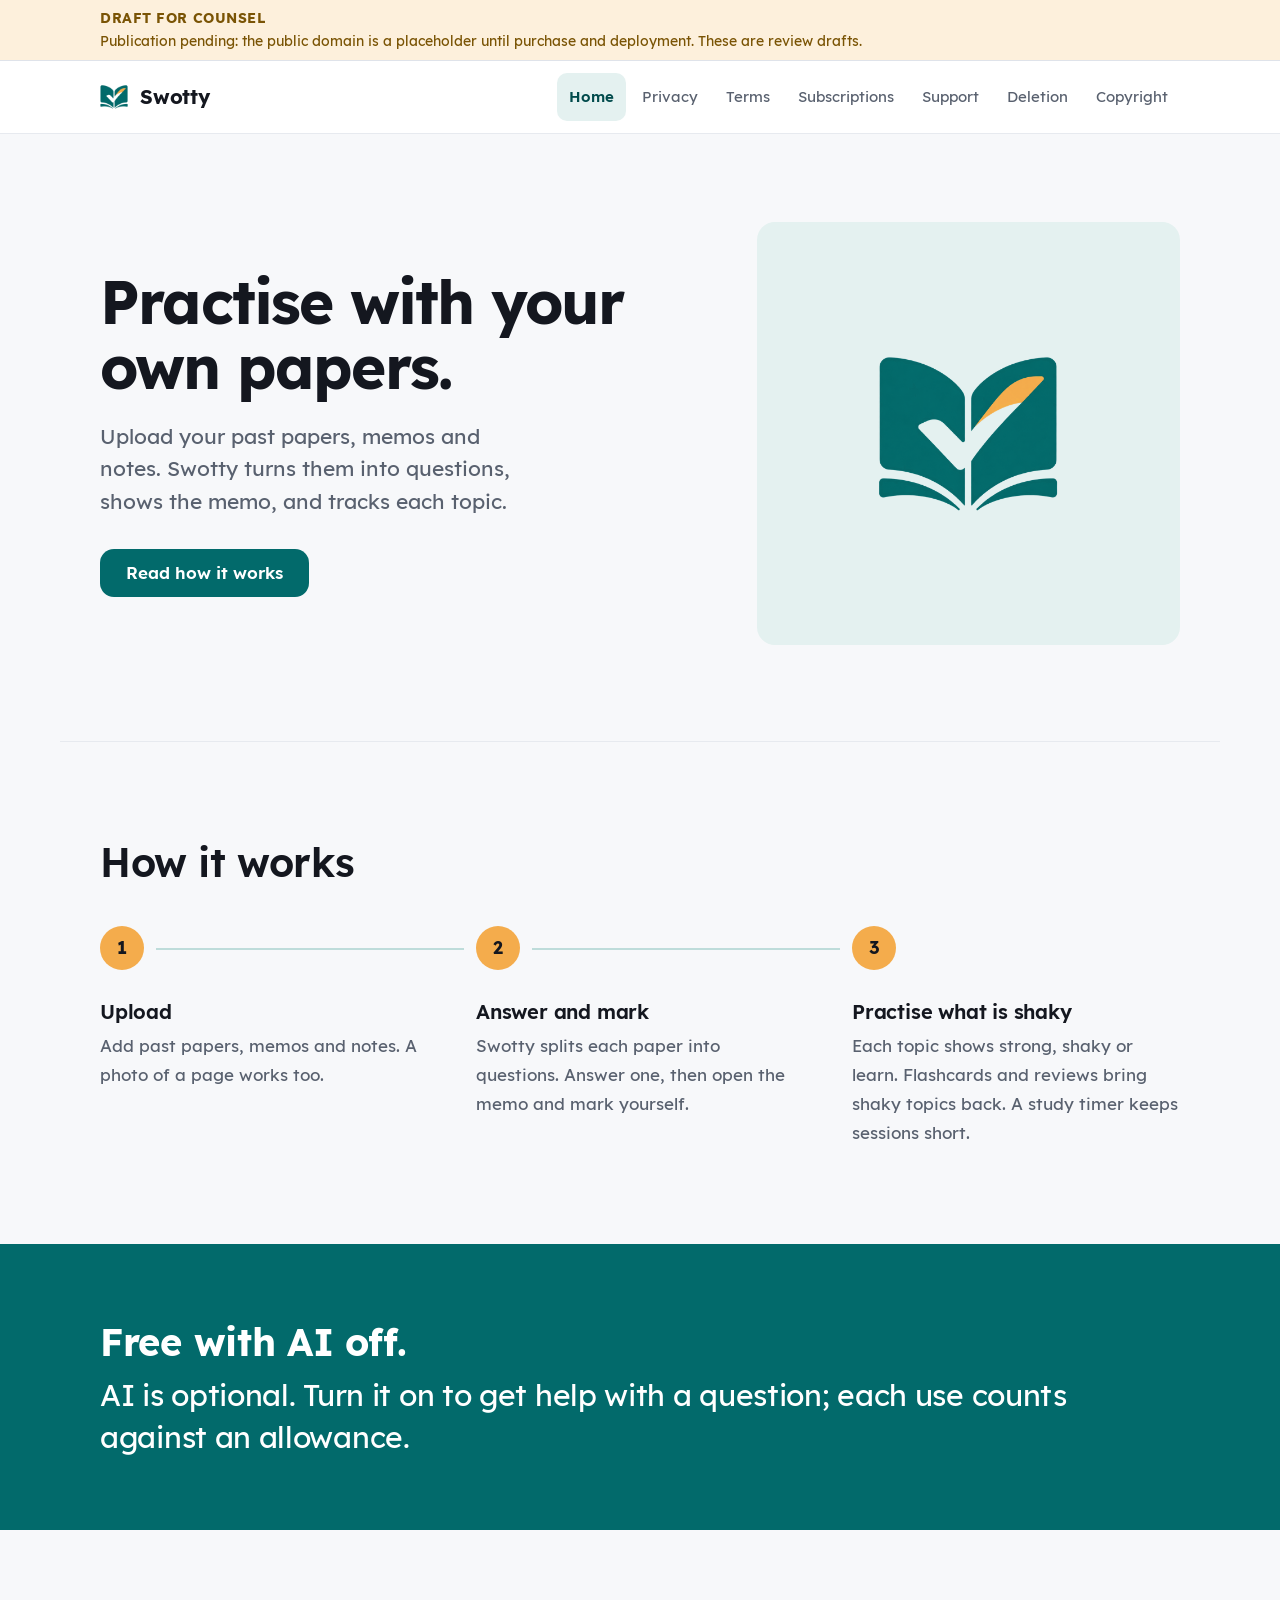
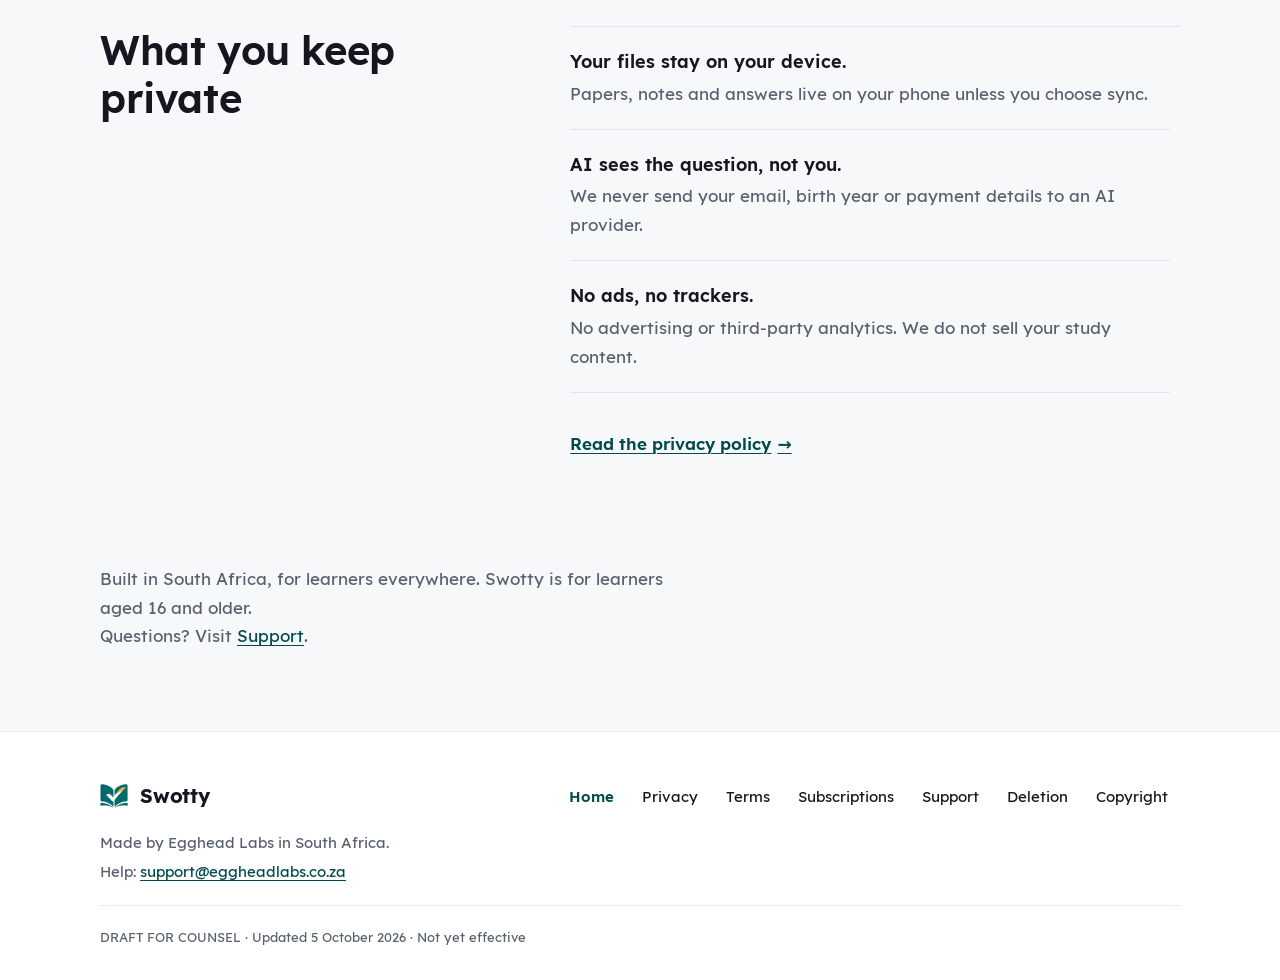
<file: index.html>
<!doctype html>
<html lang="en"><head><meta charset="utf-8"><meta name="viewport" content="width=device-width, initial-scale=1">
<title>Practise with your own papers | Swotty</title><meta name="description" content="Swotty public information — DRAFT FOR COUNSEL.">
<meta name="theme-color" content="#026A6B">
<link rel="icon" type="image/png" href="logo.png"><link rel="icon" type="image/png" sizes="512x512" href="icon-512.png"><link rel="apple-touch-icon" href="apple-touch-icon.png">
<link rel="preload" href="fonts/Lexend-Regular.ttf" as="font" type="font/ttf" crossorigin>
<link rel="stylesheet" href="style.css"></head><body class="landing">
<a class="skip-link" href="#content">Skip to content</a>
<div class="status-bar"><div class="draft-banner" role="status">DRAFT FOR COUNSEL</div><p class="publication-note">Publication pending: the public domain is a placeholder until purchase and deployment. These are review drafts.</p></div>
<header class="site-header"><div class="header-inner"><a class="logo" href="index.html"><img src="logo.png" width="44" height="44" alt=""><span>Swotty</span></a><nav class="main-nav" aria-label="Main navigation"><a href="index.html" aria-current="page">Home</a><a href="privacy/">Privacy</a><a href="terms/">Terms</a><a href="subscriptions.html">Subscriptions</a><a href="support.html">Support</a><a href="deletion.html">Deletion</a><a href="takedown.html">Copyright</a></nav></div></header>
<main id="content" tabindex="-1"><section class="hero"><div class="hero-copy"><h1>Practise with your own papers.</h1><p class="hero-sub">Upload your past papers, memos and notes. Swotty turns them into questions, shows the memo, and tracks each topic.</p><a class="button" href="#how-it-works">Read how it works</a></div><div class="hero-mark" aria-hidden="true"><img src="logo.png" width="320" height="320" alt=""></div></section><section class="steps" id="how-it-works" aria-labelledby="how-title"><h2 id="how-title">How it works</h2><ol class="step-list"><li><span class="step-num" aria-hidden="true">1</span><h3>Upload</h3><p>Add past papers, memos and notes. A photo of a page works too.</p></li><li><span class="step-num" aria-hidden="true">2</span><h3>Answer and mark</h3><p>Swotty splits each paper into questions. Answer one, then open the memo and mark yourself.</p></li><li><span class="step-num" aria-hidden="true">3</span><h3>Practise what is shaky</h3><p>Each topic shows strong, shaky or learn. Flashcards and reviews bring shaky topics back. A study timer keeps sessions short.</p></li></ol></section><section class="free"><p class="free-line"><strong>Free with AI off.</strong> AI is optional. Turn it on to get help with a question; each use counts against an allowance.</p></section><section class="private" aria-labelledby="private-title"><div class="private-inner"><h2 id="private-title">What you keep private</h2><ul><li><strong>Your files stay on your device.</strong> Papers, notes and answers live on your phone unless you choose sync.</li><li><strong>AI sees the question, not you.</strong> We never send your email, birth year or payment details to an AI provider.</li><li><strong>No ads, no trackers.</strong> No advertising or third-party analytics. We do not sell your study content.</li></ul><a class="text-link" href="privacy/">Read the privacy policy</a></div></section><section class="closing"><p>Built in South Africa, for learners everywhere. Swotty is for learners aged 16 and older.</p><p>Questions? Visit <a href="support.html">Support</a>.</p></section></main>
<footer class="site-footer"><div class="footer-inner"><div class="footer-brand"><a class="logo" href="index.html"><img src="logo.png" width="44" height="44" alt=""><span>Swotty</span></a><p>Made by Egghead Labs in South Africa.</p><p>Help: <a href="mailto:support@eggheadlabs.co.za?subject=Swotty%20support%20%E2%80%94%20Egghead%20Labs&amp;body=">support@eggheadlabs.co.za</a></p></div><nav aria-label="Footer navigation"><a href="index.html" aria-current="page">Home</a><a href="privacy/">Privacy</a><a href="terms/">Terms</a><a href="subscriptions.html">Subscriptions</a><a href="support.html">Support</a><a href="deletion.html">Deletion</a><a href="takedown.html">Copyright</a></nav><small>DRAFT FOR COUNSEL · Updated 5 October 2026 · Not yet effective</small></div></footer>
</body></html>
</file>
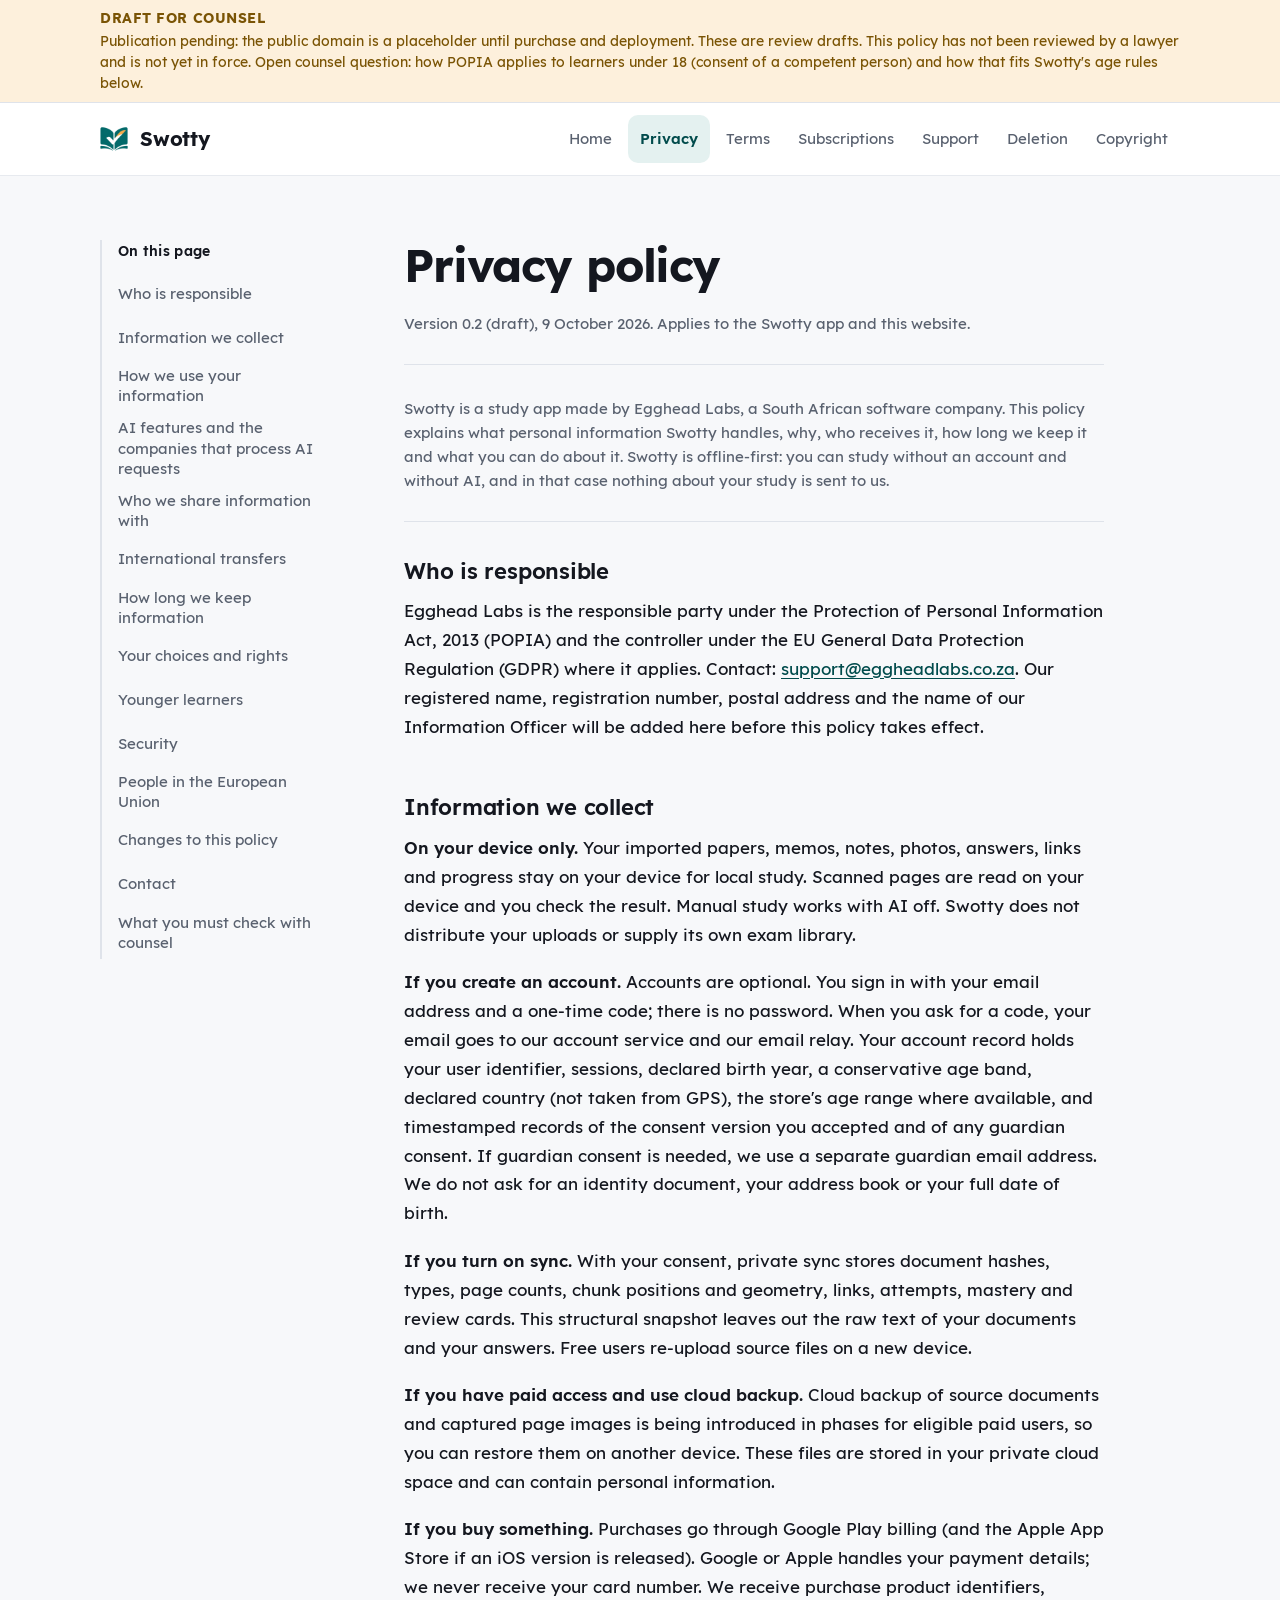
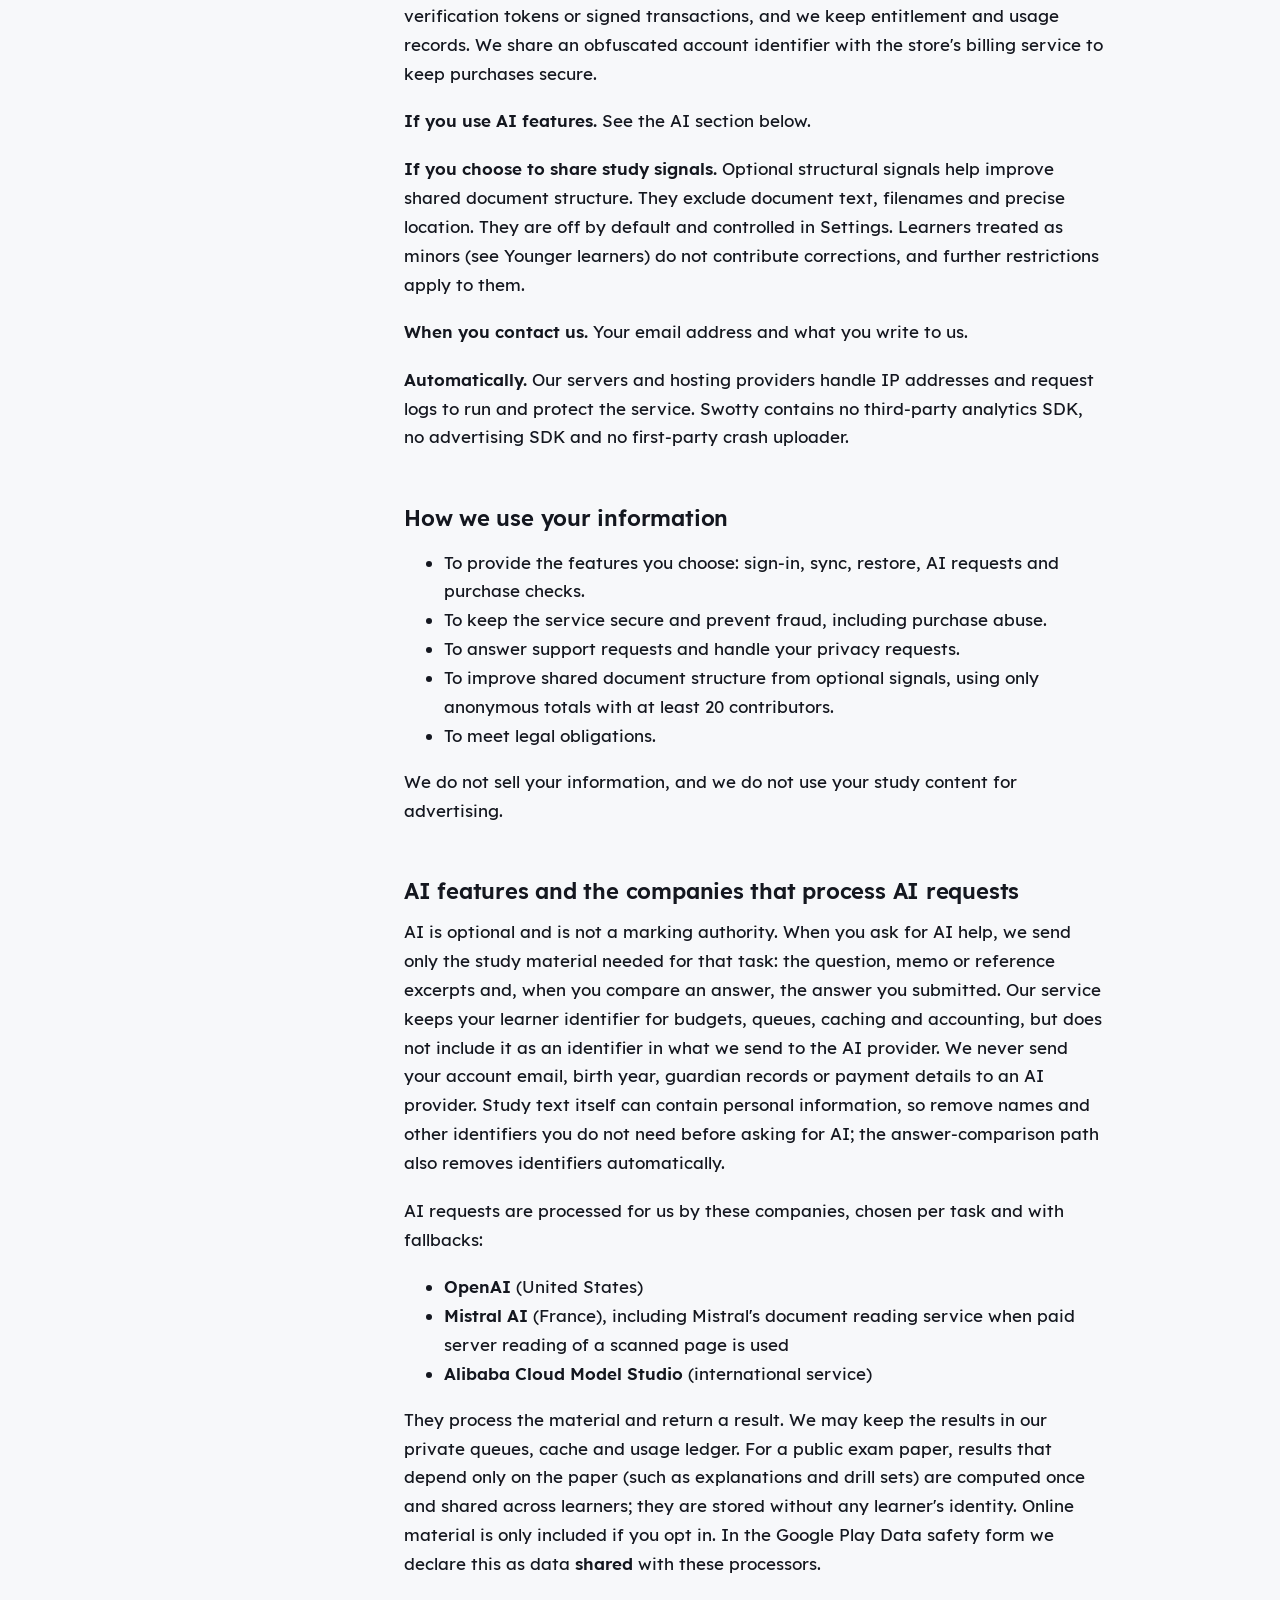
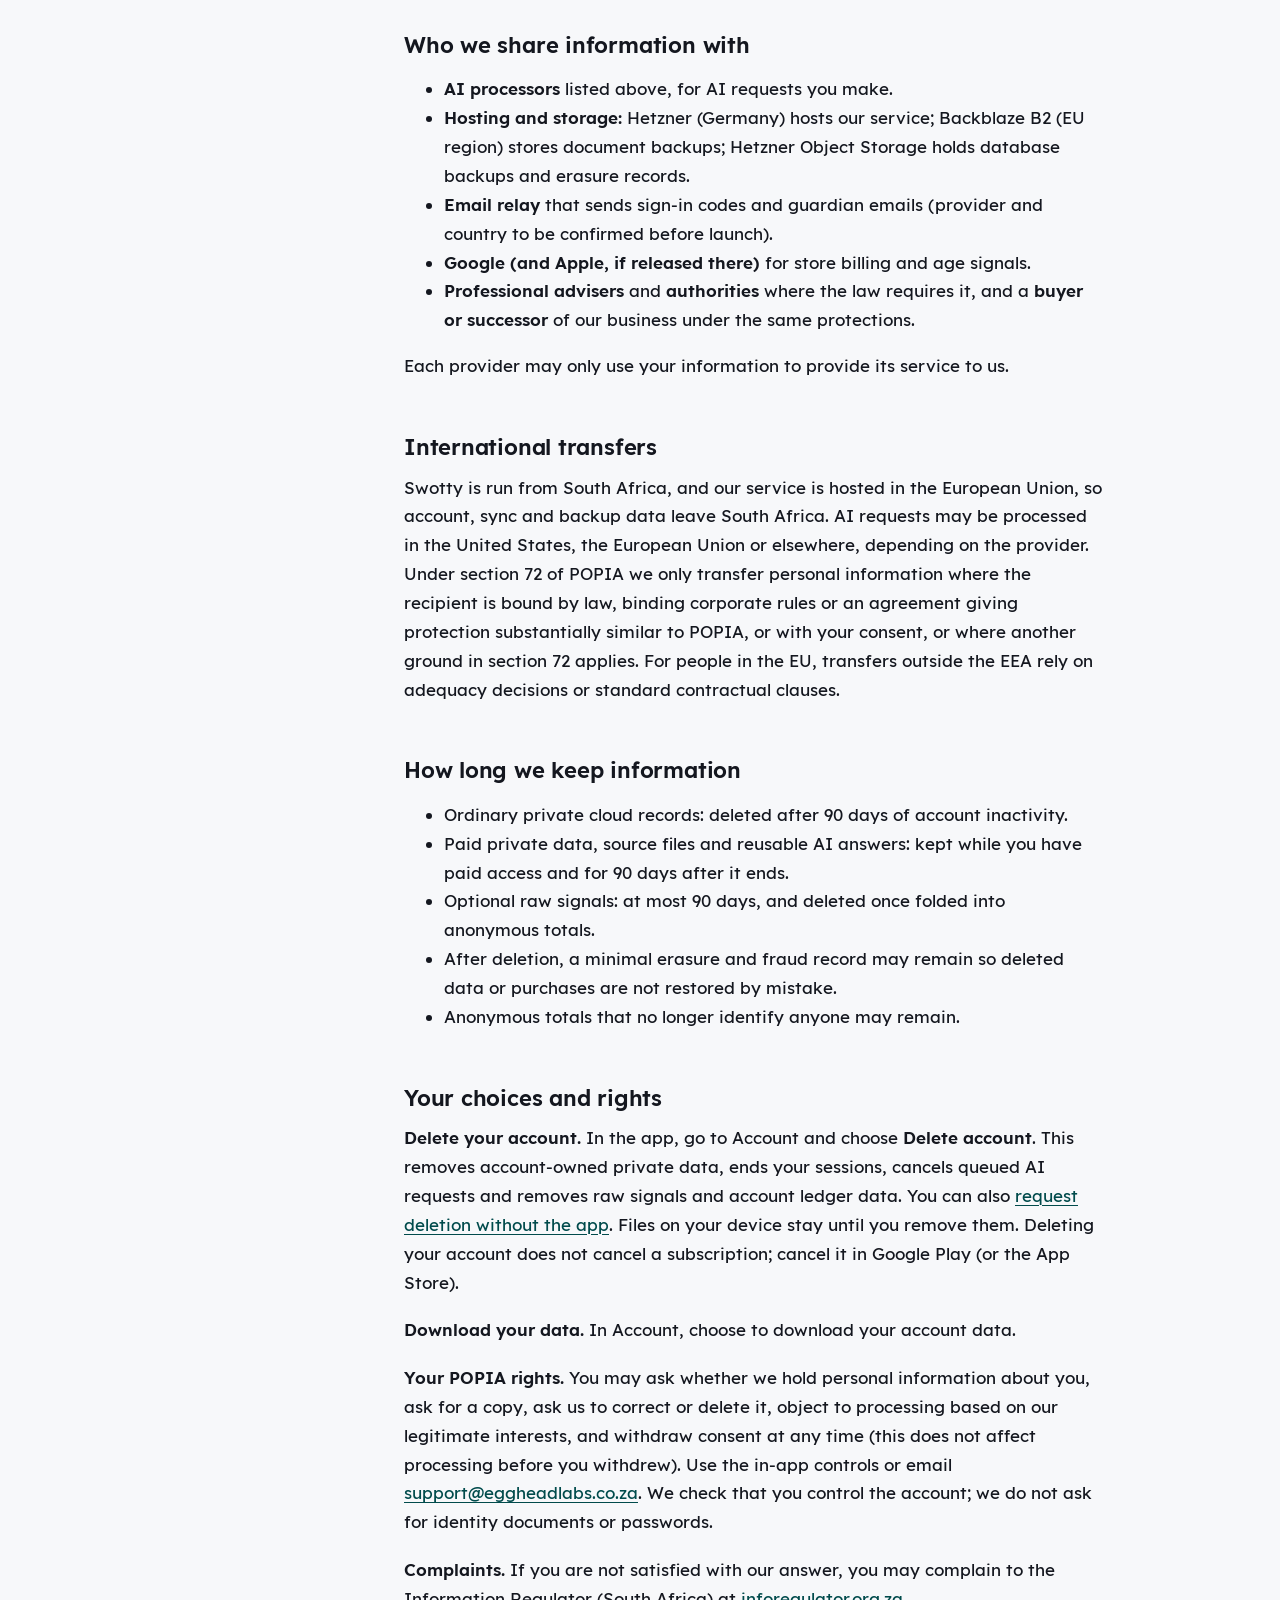
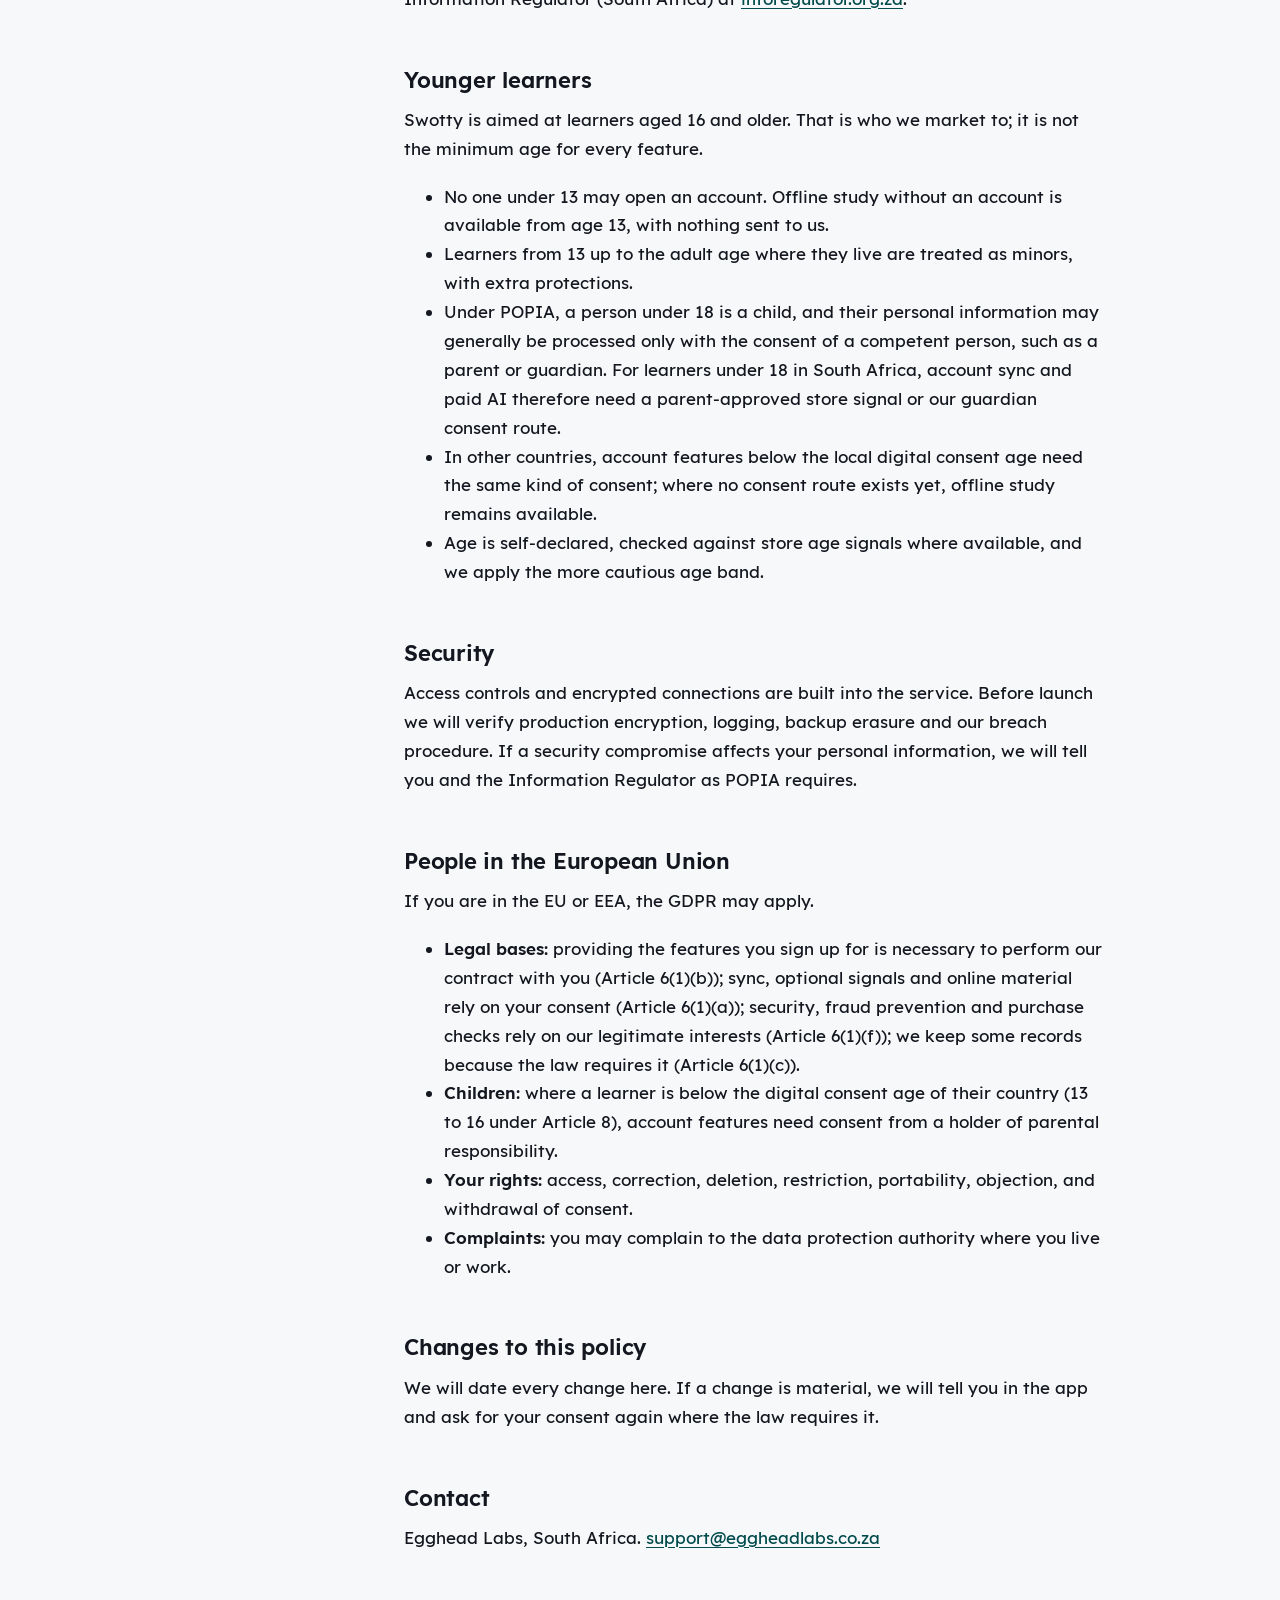
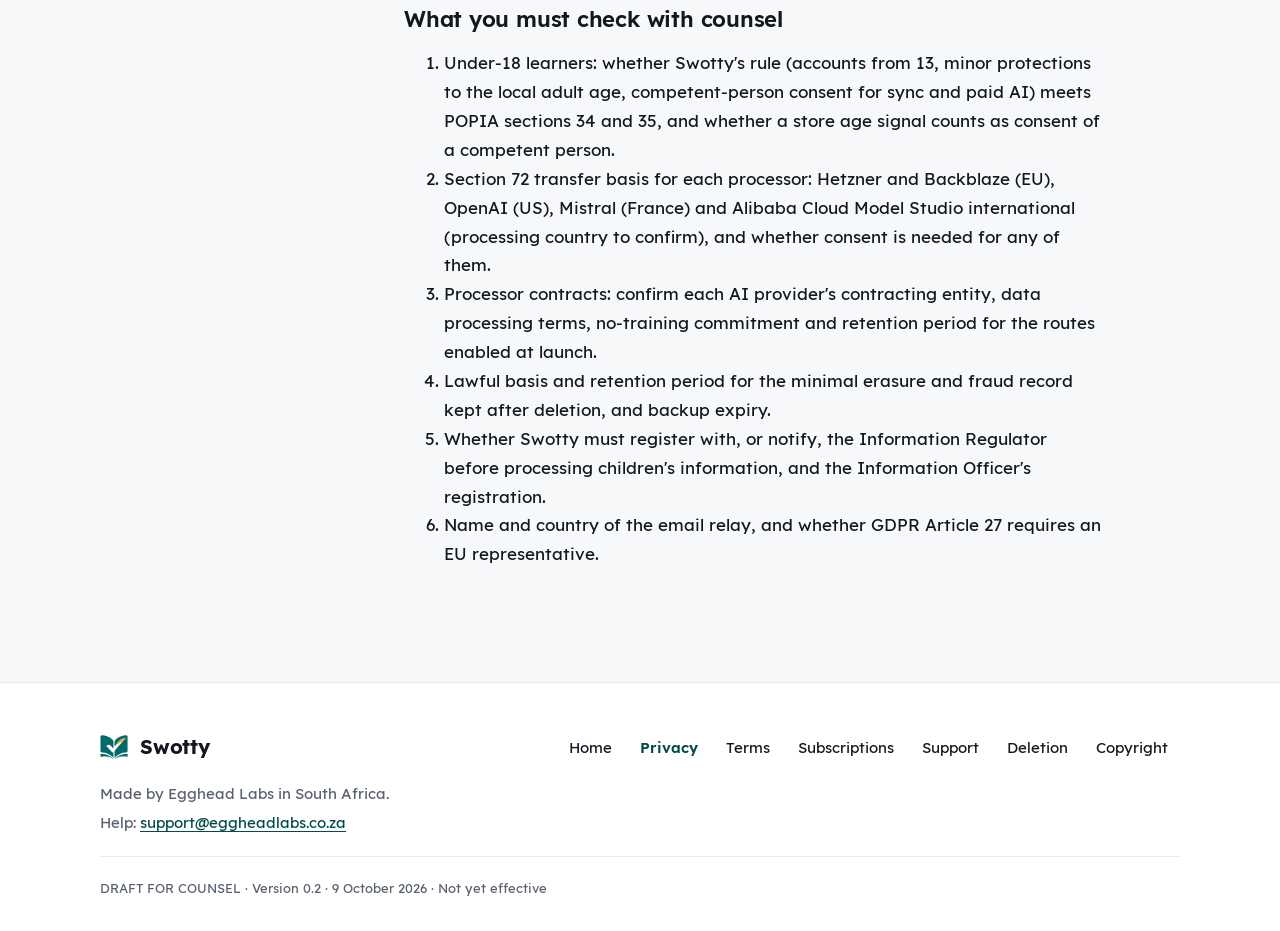
<file: privacy/index.html>
<!doctype html>
<html lang="en"><head><meta charset="utf-8"><meta name="viewport" content="width=device-width, initial-scale=1">
<title>Privacy policy | Swotty</title><meta name="description" content="Swotty privacy policy: DRAFT FOR COUNSEL.">
<meta name="theme-color" content="#026A6B">
<link rel="icon" type="image/png" href="../logo.png"><link rel="icon" type="image/png" sizes="512x512" href="../icon-512.png"><link rel="apple-touch-icon" href="../apple-touch-icon.png">
<link rel="preload" href="../fonts/Lexend-Regular.ttf" as="font" type="font/ttf" crossorigin>
<link rel="stylesheet" href="../style.css"></head><body class="legal">
<a class="skip-link" href="#content">Skip to content</a>
<div class="status-bar"><div class="draft-banner" role="status">DRAFT FOR COUNSEL</div><p class="publication-note">Publication pending: the public domain is a placeholder until purchase and deployment. These are review drafts. This policy has not been reviewed by a lawyer and is not yet in force. Open counsel question: how POPIA applies to learners under 18 (consent of a competent person) and how that fits Swotty's age rules below.</p></div>
<header class="site-header"><div class="header-inner"><a class="logo" href="../index.html"><img src="../logo.png" width="44" height="44" alt=""><span>Swotty</span></a><nav class="main-nav" aria-label="Main navigation"><a href="../index.html">Home</a><a href="./" aria-current="page">Privacy</a><a href="../terms/">Terms</a><a href="../subscriptions.html">Subscriptions</a><a href="../support.html">Support</a><a href="../deletion.html">Deletion</a><a href="../takedown.html">Copyright</a></nav></div></header>
<main id="content" tabindex="-1"><div class="doc"><div class="doc-head prose"><h1>Privacy policy</h1><p>Version 0.2 (draft), 9 October 2026. Applies to the Swotty app and this website.</p><p>Swotty is a study app made by Egghead Labs, a South African software company. This policy explains what personal information Swotty handles, why, who receives it, how long we keep it and what you can do about it. Swotty is offline-first: you can study without an account and without AI, and in that case nothing about your study is sent to us.</p></div><aside class="toc" aria-label="On this page"><p class="toc-title">On this page</p><ol><li><a href="#who-is-responsible">Who is responsible</a></li><li><a href="#information-we-collect">Information we collect</a></li><li><a href="#how-we-use-your-information">How we use your information</a></li><li><a href="#ai-features-and-the-companies-that-process-ai-requests">AI features and the companies that process AI requests</a></li><li><a href="#who-we-share-information-with">Who we share information with</a></li><li><a href="#international-transfers">International transfers</a></li><li><a href="#how-long-we-keep-information">How long we keep information</a></li><li><a href="#your-choices-and-rights">Your choices and rights</a></li><li><a href="#younger-learners">Younger learners</a></li><li><a href="#security">Security</a></li><li><a href="#people-in-the-european-union">People in the European Union</a></li><li><a href="#changes-to-this-policy">Changes to this policy</a></li><li><a href="#contact">Contact</a></li><li><a href="#what-you-must-check-with-counsel">What you must check with counsel</a></li></ol></aside><article class="prose">
<h2 id="who-is-responsible">Who is responsible</h2>
<p>Egghead Labs is the responsible party under the Protection of Personal Information Act, 2013 (POPIA) and the controller under the EU General Data Protection Regulation (GDPR) where it applies. Contact: <a href="mailto:support@eggheadlabs.co.za">support@eggheadlabs.co.za</a>. Our registered name, registration number, postal address and the name of our Information Officer will be added here before this policy takes effect.</p>
<h2 id="information-we-collect">Information we collect</h2>
<p><strong>On your device only.</strong> Your imported papers, memos, notes, photos, answers, links and progress stay on your device for local study. Scanned pages are read on your device and you check the result. Manual study works with AI off. Swotty does not distribute your uploads or supply its own exam library.</p>
<p><strong>If you create an account.</strong> Accounts are optional. You sign in with your email address and a one-time code; there is no password. When you ask for a code, your email goes to our account service and our email relay. Your account record holds your user identifier, sessions, declared birth year, a conservative age band, declared country (not taken from GPS), the store's age range where available, and timestamped records of the consent version you accepted and of any guardian consent. If guardian consent is needed, we use a separate guardian email address. We do not ask for an identity document, your address book or your full date of birth.</p>
<p><strong>If you turn on sync.</strong> With your consent, private sync stores document hashes, types, page counts, chunk positions and geometry, links, attempts, mastery and review cards. This structural snapshot leaves out the raw text of your documents and your answers. Free users re-upload source files on a new device.</p>
<p><strong>If you have paid access and use cloud backup.</strong> Cloud backup of source documents and captured page images is being introduced in phases for eligible paid users, so you can restore them on another device. These files are stored in your private cloud space and can contain personal information.</p>
<p><strong>If you buy something.</strong> Purchases go through Google Play billing (and the Apple App Store if an iOS version is released). Google or Apple handles your payment details; we never receive your card number. We receive purchase product identifiers, verification tokens or signed transactions, and we keep entitlement and usage records. We share an obfuscated account identifier with the store's billing service to keep purchases secure.</p>
<p><strong>If you use AI features.</strong> See the AI section below.</p>
<p><strong>If you choose to share study signals.</strong> Optional structural signals help improve shared document structure. They exclude document text, filenames and precise location. They are off by default and controlled in Settings. Learners treated as minors (see Younger learners) do not contribute corrections, and further restrictions apply to them.</p>
<p><strong>When you contact us.</strong> Your email address and what you write to us.</p>
<p><strong>Automatically.</strong> Our servers and hosting providers handle IP addresses and request logs to run and protect the service. Swotty contains no third-party analytics SDK, no advertising SDK and no first-party crash uploader.</p>
<h2 id="how-we-use-your-information">How we use your information</h2>
<ul><li>To provide the features you choose: sign-in, sync, restore, AI requests and purchase checks.</li><li>To keep the service secure and prevent fraud, including purchase abuse.</li><li>To answer support requests and handle your privacy requests.</li><li>To improve shared document structure from optional signals, using only anonymous totals with at least 20 contributors.</li><li>To meet legal obligations.</li></ul>
<p>We do not sell your information, and we do not use your study content for advertising.</p>
<h2 id="ai-features-and-the-companies-that-process-ai-requests">AI features and the companies that process AI requests</h2>
<p>AI is optional and is not a marking authority. When you ask for AI help, we send only the study material needed for that task: the question, memo or reference excerpts and, when you compare an answer, the answer you submitted. Our service keeps your learner identifier for budgets, queues, caching and accounting, but does not include it as an identifier in what we send to the AI provider. We never send your account email, birth year, guardian records or payment details to an AI provider. Study text itself can contain personal information, so remove names and other identifiers you do not need before asking for AI; the answer-comparison path also removes identifiers automatically.</p>
<p>AI requests are processed for us by these companies, chosen per task and with fallbacks:</p>
<ul><li><strong>OpenAI</strong> (United States)</li><li><strong>Mistral AI</strong> (France), including Mistral's document reading service when paid server reading of a scanned page is used</li><li><strong>Alibaba Cloud Model Studio</strong> (international service)</li></ul>
<p>They process the material and return a result. We may keep the results in our private queues, cache and usage ledger. For a public exam paper, results that depend only on the paper (such as explanations and drill sets) are computed once and shared across learners; they are stored without any learner's identity. Online material is only included if you opt in. In the Google Play Data safety form we declare this as data <strong>shared</strong> with these processors.</p>
<h2 id="who-we-share-information-with">Who we share information with</h2>
<ul><li><strong>AI processors</strong> listed above, for AI requests you make.</li><li><strong>Hosting and storage:</strong> Hetzner (Germany) hosts our service; Backblaze B2 (EU region) stores document backups; Hetzner Object Storage holds database backups and erasure records.</li><li><strong>Email relay</strong> that sends sign-in codes and guardian emails (provider and country to be confirmed before launch).</li><li><strong>Google (and Apple, if released there)</strong> for store billing and age signals.</li><li><strong>Professional advisers</strong> and <strong>authorities</strong> where the law requires it, and a <strong>buyer or successor</strong> of our business under the same protections.</li></ul>
<p>Each provider may only use your information to provide its service to us.</p>
<h2 id="international-transfers">International transfers</h2>
<p>Swotty is run from South Africa, and our service is hosted in the European Union, so account, sync and backup data leave South Africa. AI requests may be processed in the United States, the European Union or elsewhere, depending on the provider. Under section 72 of POPIA we only transfer personal information where the recipient is bound by law, binding corporate rules or an agreement giving protection substantially similar to POPIA, or with your consent, or where another ground in section 72 applies. For people in the EU, transfers outside the EEA rely on adequacy decisions or standard contractual clauses.</p>
<h2 id="how-long-we-keep-information">How long we keep information</h2>
<ul><li>Ordinary private cloud records: deleted after 90 days of account inactivity.</li><li>Paid private data, source files and reusable AI answers: kept while you have paid access and for 90 days after it ends.</li><li>Optional raw signals: at most 90 days, and deleted once folded into anonymous totals.</li><li>After deletion, a minimal erasure and fraud record may remain so deleted data or purchases are not restored by mistake.</li><li>Anonymous totals that no longer identify anyone may remain.</li></ul>
<h2 id="your-choices-and-rights">Your choices and rights</h2>
<p><strong>Delete your account.</strong> In the app, go to Account and choose <strong>Delete account</strong>. This removes account-owned private data, ends your sessions, cancels queued AI requests and removes raw signals and account ledger data. You can also <a href="../deletion.html">request deletion without the app</a>. Files on your device stay until you remove them. Deleting your account does not cancel a subscription; cancel it in Google Play (or the App Store).</p>
<p><strong>Download your data.</strong> In Account, choose to download your account data.</p>
<p><strong>Your POPIA rights.</strong> You may ask whether we hold personal information about you, ask for a copy, ask us to correct or delete it, object to processing based on our legitimate interests, and withdraw consent at any time (this does not affect processing before you withdrew). Use the in-app controls or email <a href="mailto:support@eggheadlabs.co.za">support@eggheadlabs.co.za</a>. We check that you control the account; we do not ask for identity documents or passwords.</p>
<p><strong>Complaints.</strong> If you are not satisfied with our answer, you may complain to the Information Regulator (South Africa) at <a href="https://inforegulator.org.za/">inforegulator.org.za</a>.</p>
<h2 id="younger-learners">Younger learners</h2>
<p>Swotty is aimed at learners aged 16 and older. That is who we market to; it is not the minimum age for every feature.</p>
<ul><li>No one under 13 may open an account. Offline study without an account is available from age 13, with nothing sent to us.</li><li>Learners from 13 up to the adult age where they live are treated as minors, with extra protections.</li><li>Under POPIA, a person under 18 is a child, and their personal information may generally be processed only with the consent of a competent person, such as a parent or guardian. For learners under 18 in South Africa, account sync and paid AI therefore need a parent-approved store signal or our guardian consent route.</li><li>In other countries, account features below the local digital consent age need the same kind of consent; where no consent route exists yet, offline study remains available.</li><li>Age is self-declared, checked against store age signals where available, and we apply the more cautious age band.</li></ul>
<h2 id="security">Security</h2>
<p>Access controls and encrypted connections are built into the service. Before launch we will verify production encryption, logging, backup erasure and our breach procedure. If a security compromise affects your personal information, we will tell you and the Information Regulator as POPIA requires.</p>
<h2 id="people-in-the-european-union">People in the European Union</h2>
<p>If you are in the EU or EEA, the GDPR may apply.</p>
<ul><li><strong>Legal bases:</strong> providing the features you sign up for is necessary to perform our contract with you (Article 6(1)(b)); sync, optional signals and online material rely on your consent (Article 6(1)(a)); security, fraud prevention and purchase checks rely on our legitimate interests (Article 6(1)(f)); we keep some records because the law requires it (Article 6(1)(c)).</li><li><strong>Children:</strong> where a learner is below the digital consent age of their country (13 to 16 under Article 8), account features need consent from a holder of parental responsibility.</li><li><strong>Your rights:</strong> access, correction, deletion, restriction, portability, objection, and withdrawal of consent.</li><li><strong>Complaints:</strong> you may complain to the data protection authority where you live or work.</li></ul>
<h2 id="changes-to-this-policy">Changes to this policy</h2>
<p>We will date every change here. If a change is material, we will tell you in the app and ask for your consent again where the law requires it.</p>
<h2 id="contact">Contact</h2>
<p>Egghead Labs, South Africa. <a href="mailto:support@eggheadlabs.co.za">support@eggheadlabs.co.za</a></p>
<h2 id="what-you-must-check-with-counsel">What you must check with counsel</h2>
<ol><li>Under-18 learners: whether Swotty's rule (accounts from 13, minor protections to the local adult age, competent-person consent for sync and paid AI) meets POPIA sections 34 and 35, and whether a store age signal counts as consent of a competent person.</li><li>Section 72 transfer basis for each processor: Hetzner and Backblaze (EU), OpenAI (US), Mistral (France) and Alibaba Cloud Model Studio international (processing country to confirm), and whether consent is needed for any of them.</li><li>Processor contracts: confirm each AI provider's contracting entity, data processing terms, no-training commitment and retention period for the routes enabled at launch.</li><li>Lawful basis and retention period for the minimal erasure and fraud record kept after deletion, and backup expiry.</li><li>Whether Swotty must register with, or notify, the Information Regulator before processing children's information, and the Information Officer's registration.</li><li>Name and country of the email relay, and whether GDPR Article 27 requires an EU representative.</li></ol>
</article></div></main>
<footer class="site-footer"><div class="footer-inner"><div class="footer-brand"><a class="logo" href="../index.html"><img src="../logo.png" width="44" height="44" alt=""><span>Swotty</span></a><p>Made by Egghead Labs in South Africa.</p><p>Help: <a href="mailto:support@eggheadlabs.co.za?subject=Swotty%20support%20%E2%80%94%20Egghead%20Labs&amp;body=">support@eggheadlabs.co.za</a></p></div><nav aria-label="Footer navigation"><a href="../index.html">Home</a><a href="./" aria-current="page">Privacy</a><a href="../terms/">Terms</a><a href="../subscriptions.html">Subscriptions</a><a href="../support.html">Support</a><a href="../deletion.html">Deletion</a><a href="../takedown.html">Copyright</a></nav><small>DRAFT FOR COUNSEL · Version 0.2 · 9 October 2026 · Not yet effective</small></div></footer>
</body></html>
</file>
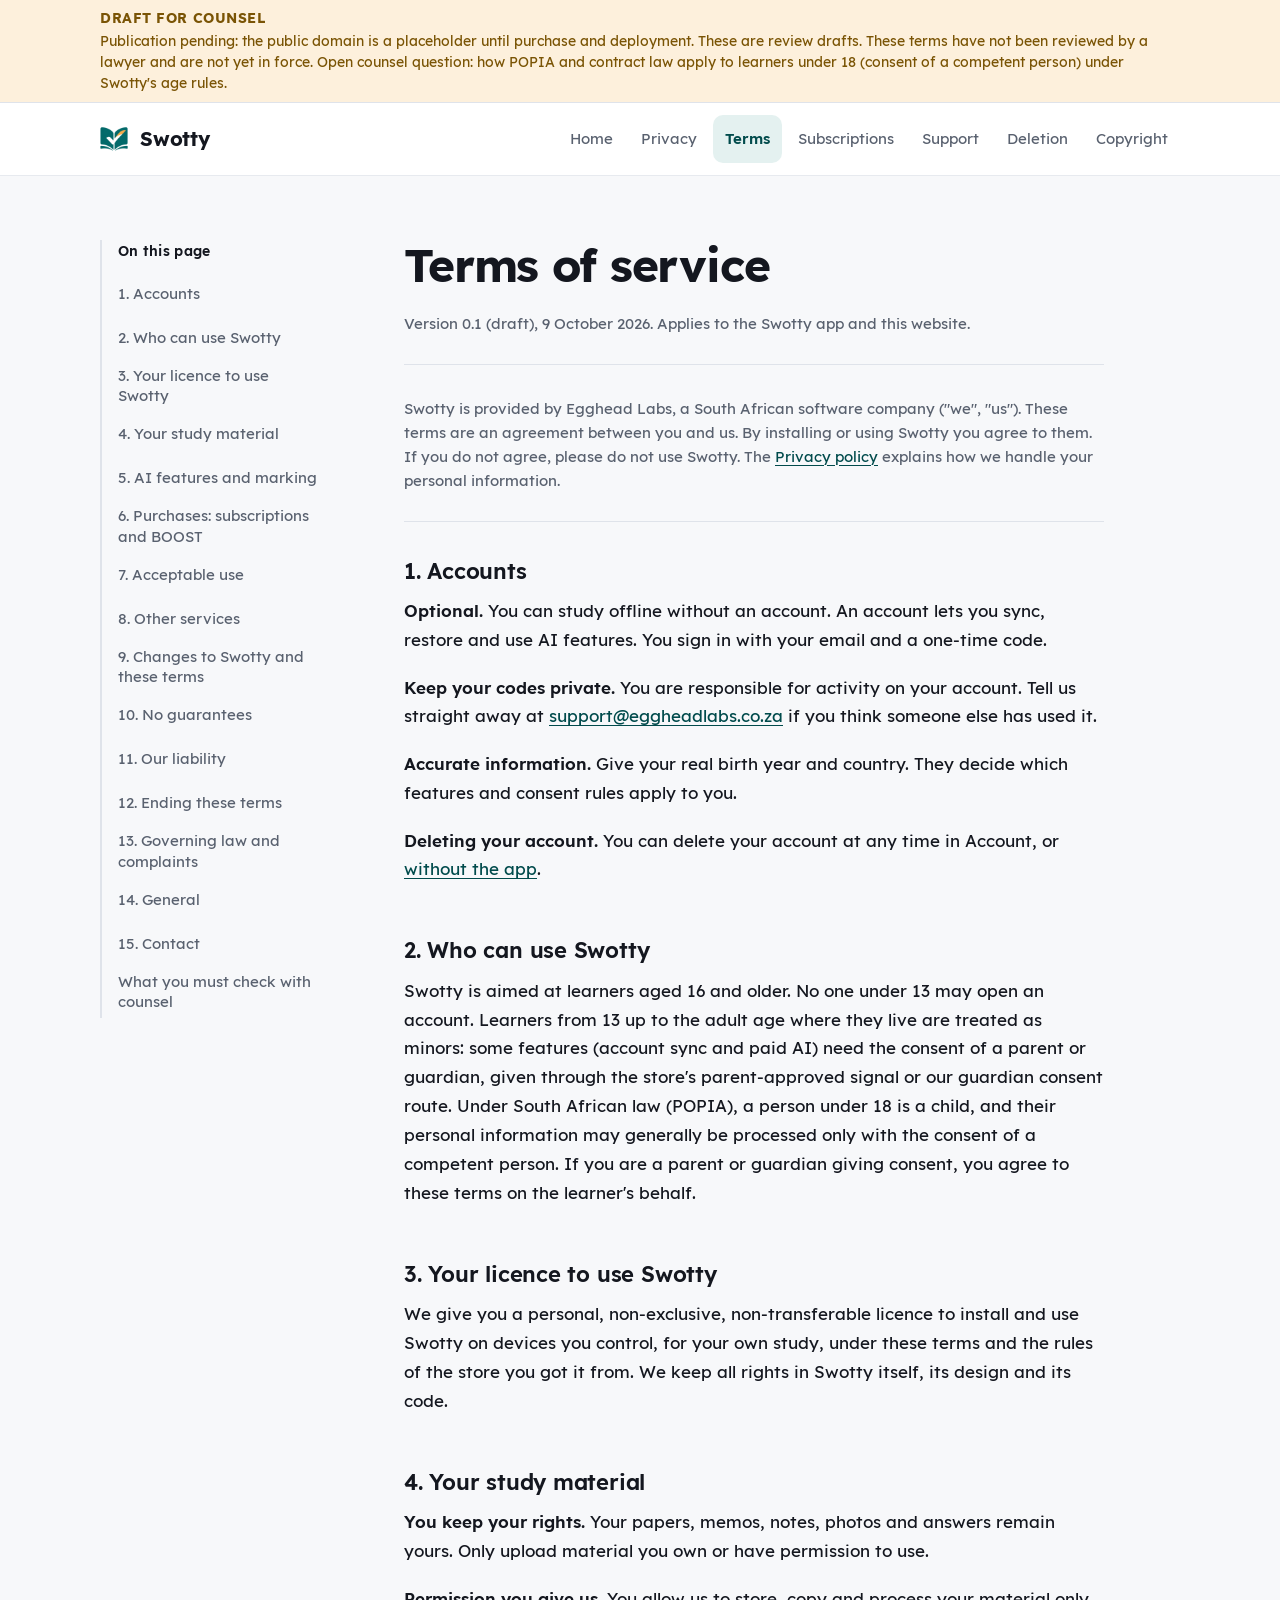
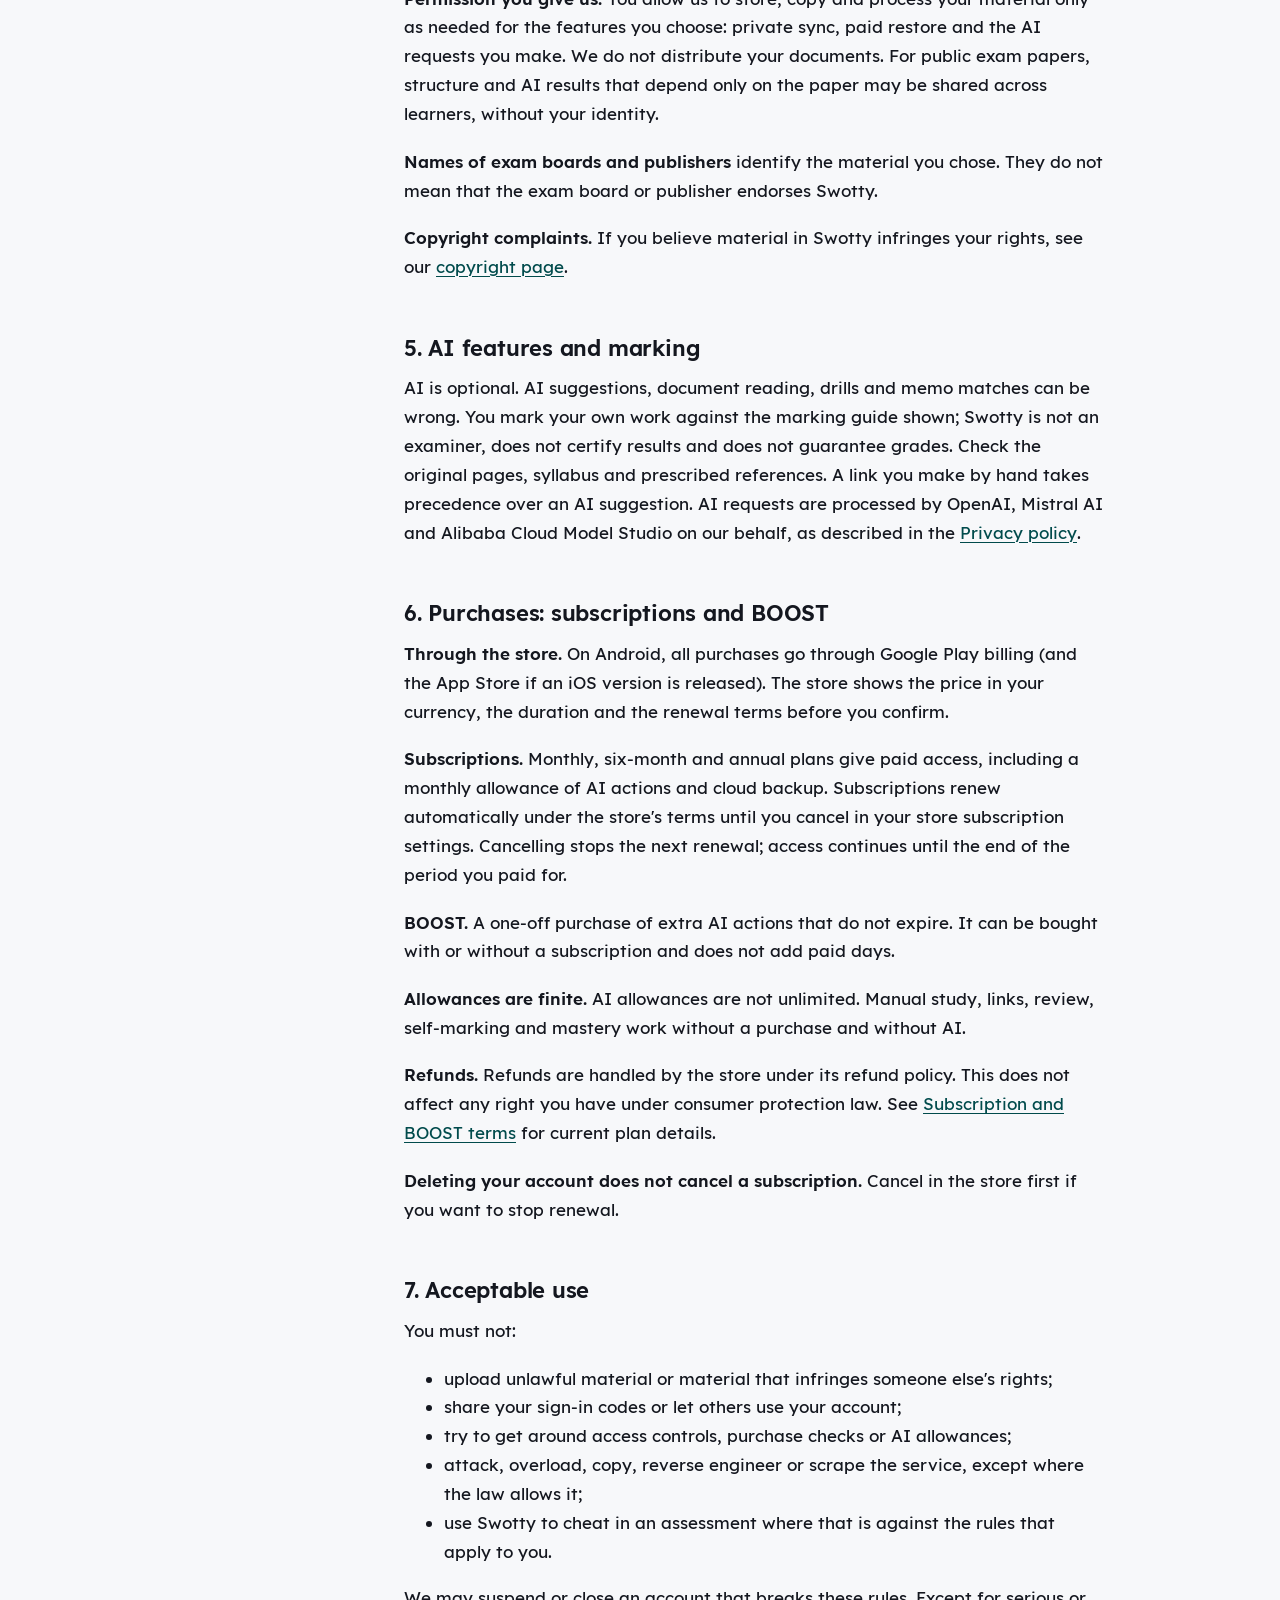
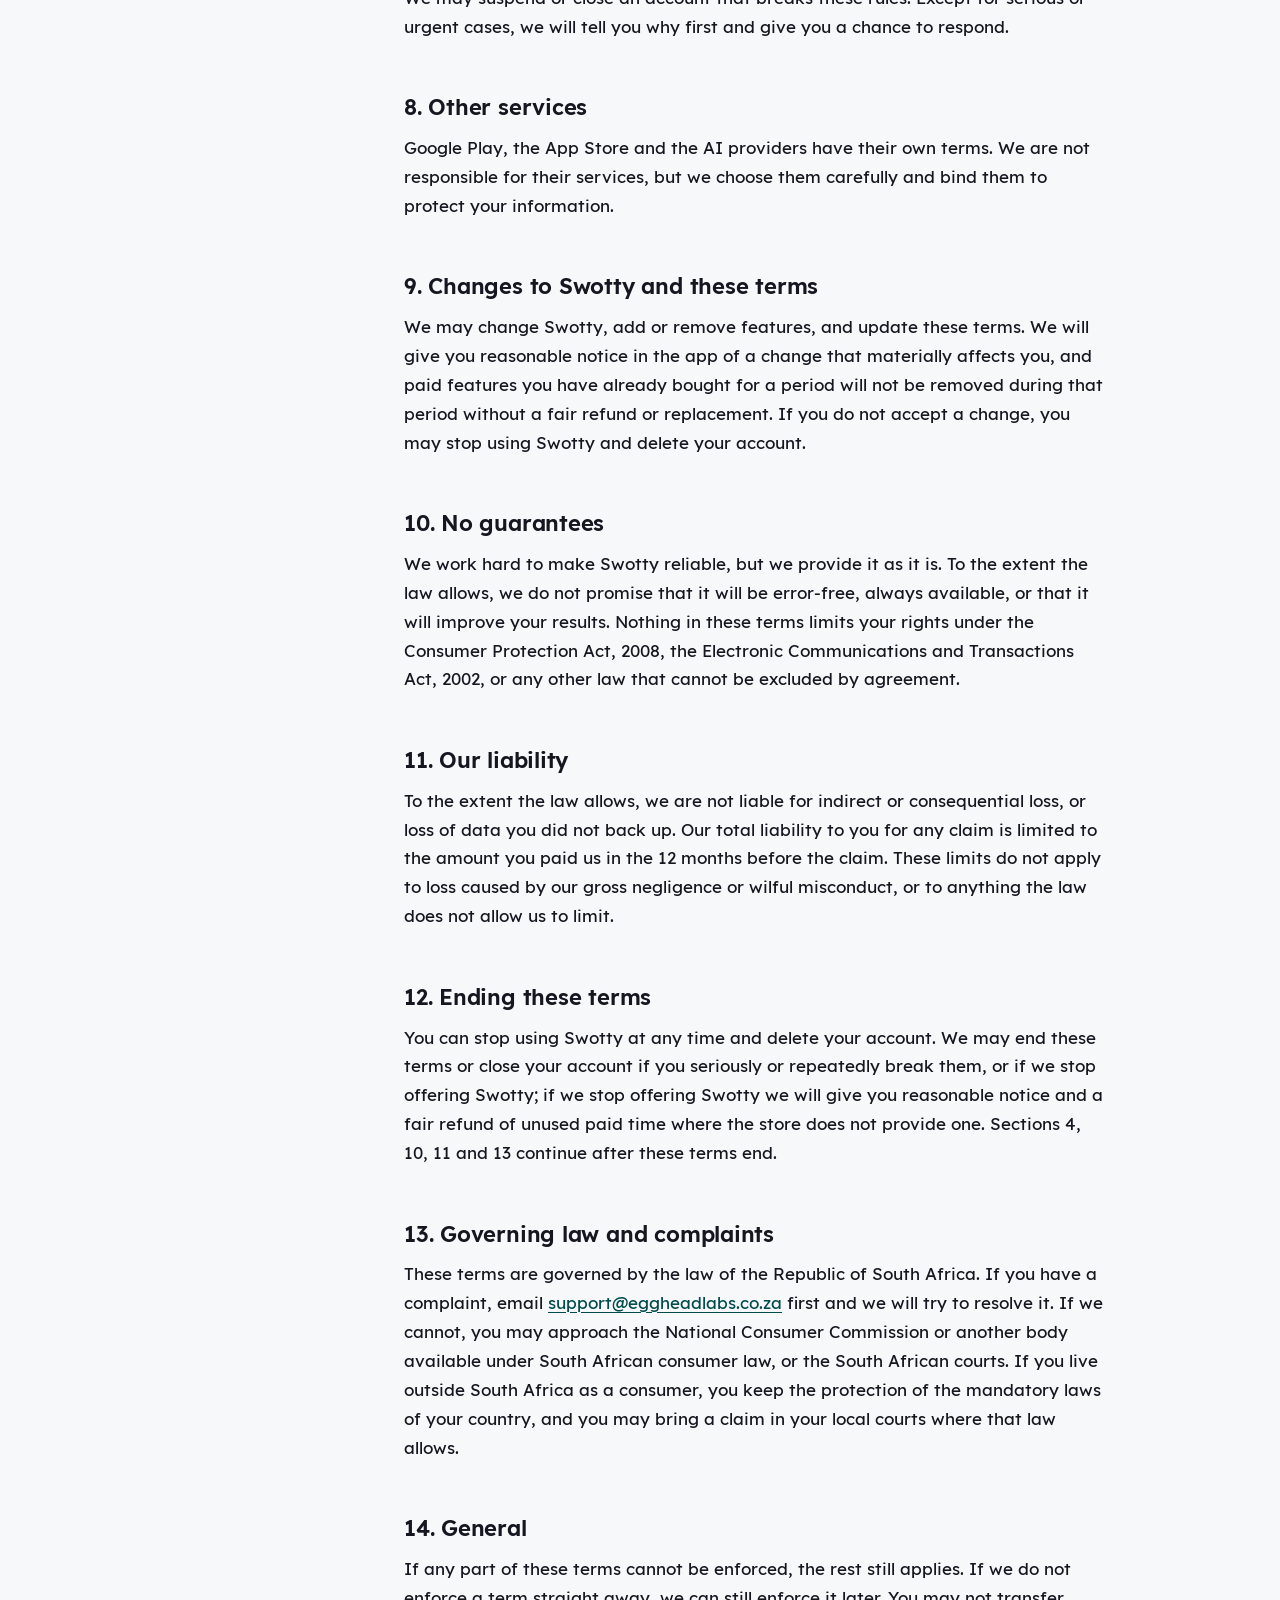
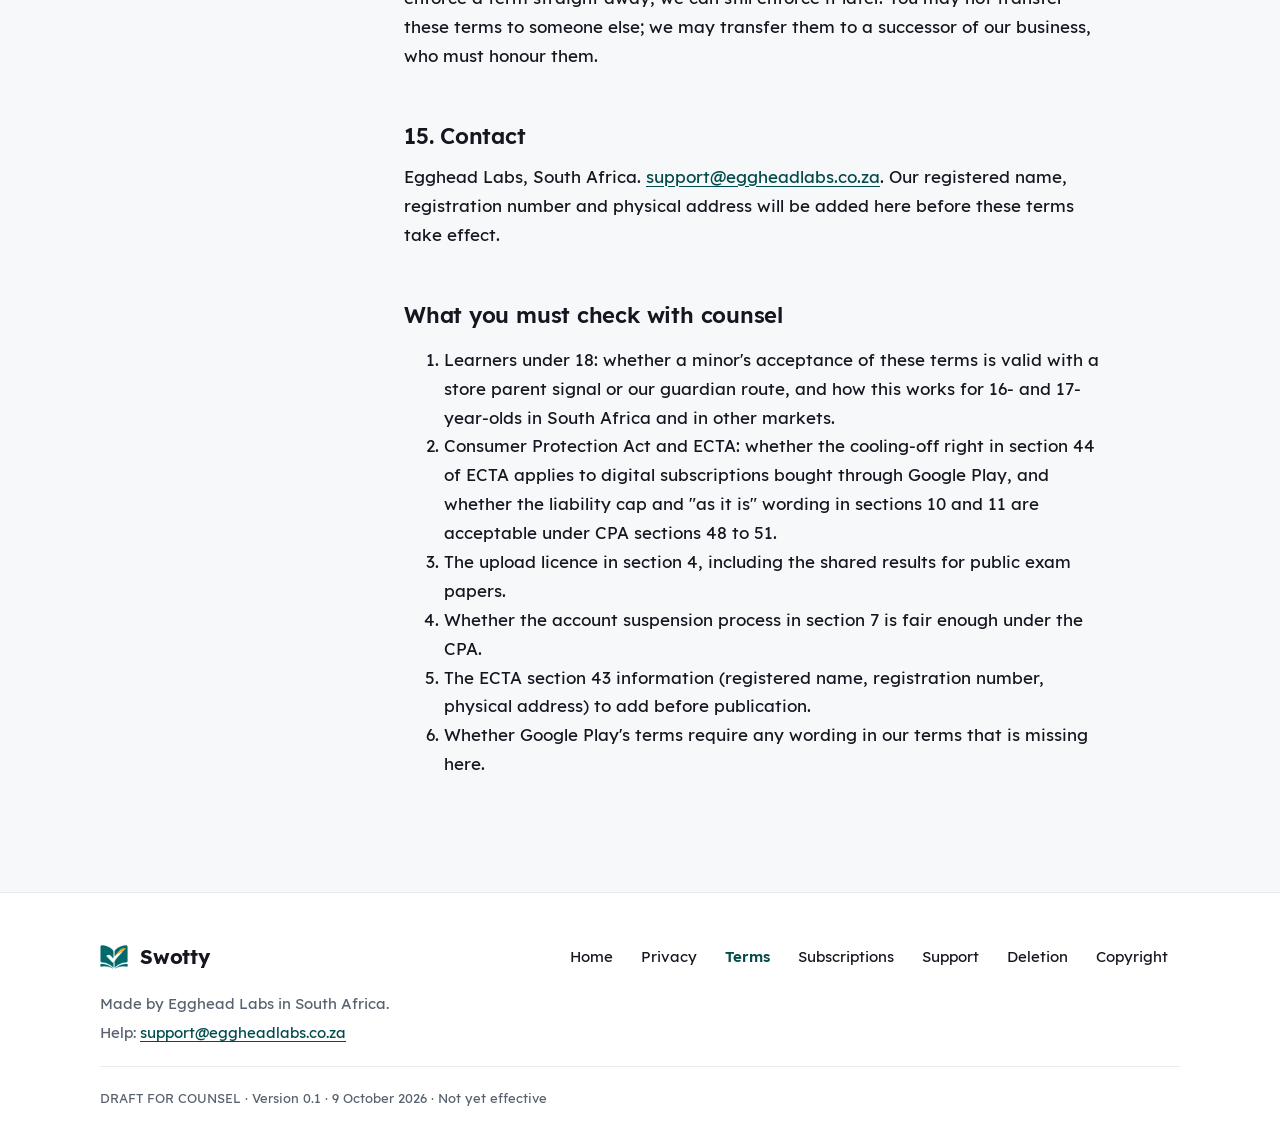
<file: terms/index.html>
<!doctype html>
<html lang="en"><head><meta charset="utf-8"><meta name="viewport" content="width=device-width, initial-scale=1">
<title>Terms of service | Swotty</title><meta name="description" content="Swotty terms of service: DRAFT FOR COUNSEL.">
<meta name="theme-color" content="#026A6B">
<link rel="icon" type="image/png" href="../logo.png"><link rel="icon" type="image/png" sizes="512x512" href="../icon-512.png"><link rel="apple-touch-icon" href="../apple-touch-icon.png">
<link rel="preload" href="../fonts/Lexend-Regular.ttf" as="font" type="font/ttf" crossorigin>
<link rel="stylesheet" href="../style.css"></head><body class="legal">
<a class="skip-link" href="#content">Skip to content</a>
<div class="status-bar"><div class="draft-banner" role="status">DRAFT FOR COUNSEL</div><p class="publication-note">Publication pending: the public domain is a placeholder until purchase and deployment. These are review drafts. These terms have not been reviewed by a lawyer and are not yet in force. Open counsel question: how POPIA and contract law apply to learners under 18 (consent of a competent person) under Swotty's age rules.</p></div>
<header class="site-header"><div class="header-inner"><a class="logo" href="../index.html"><img src="../logo.png" width="44" height="44" alt=""><span>Swotty</span></a><nav class="main-nav" aria-label="Main navigation"><a href="../index.html">Home</a><a href="../privacy/">Privacy</a><a href="./" aria-current="page">Terms</a><a href="../subscriptions.html">Subscriptions</a><a href="../support.html">Support</a><a href="../deletion.html">Deletion</a><a href="../takedown.html">Copyright</a></nav></div></header>
<main id="content" tabindex="-1"><div class="doc"><div class="doc-head prose"><h1>Terms of service</h1><p>Version 0.1 (draft), 9 October 2026. Applies to the Swotty app and this website.</p><p>Swotty is provided by Egghead Labs, a South African software company ("we", "us"). These terms are an agreement between you and us. By installing or using Swotty you agree to them. If you do not agree, please do not use Swotty. The <a href="../privacy/">Privacy policy</a> explains how we handle your personal information.</p></div><aside class="toc" aria-label="On this page"><p class="toc-title">On this page</p><ol><li><a href="#1-accounts">1. Accounts</a></li><li><a href="#2-who-can-use-swotty">2. Who can use Swotty</a></li><li><a href="#3-your-licence-to-use-swotty">3. Your licence to use Swotty</a></li><li><a href="#4-your-study-material">4. Your study material</a></li><li><a href="#5-ai-features-and-marking">5. AI features and marking</a></li><li><a href="#6-purchases-subscriptions-and-boost">6. Purchases: subscriptions and BOOST</a></li><li><a href="#7-acceptable-use">7. Acceptable use</a></li><li><a href="#8-other-services">8. Other services</a></li><li><a href="#9-changes-to-swotty-and-these-terms">9. Changes to Swotty and these terms</a></li><li><a href="#10-no-guarantees">10. No guarantees</a></li><li><a href="#11-our-liability">11. Our liability</a></li><li><a href="#12-ending-these-terms">12. Ending these terms</a></li><li><a href="#13-governing-law-and-complaints">13. Governing law and complaints</a></li><li><a href="#14-general">14. General</a></li><li><a href="#15-contact">15. Contact</a></li><li><a href="#what-you-must-check-with-counsel">What you must check with counsel</a></li></ol></aside><article class="prose">
<h2 id="1-accounts">1. Accounts</h2>
<p><strong>Optional.</strong> You can study offline without an account. An account lets you sync, restore and use AI features. You sign in with your email and a one-time code.</p>
<p><strong>Keep your codes private.</strong> You are responsible for activity on your account. Tell us straight away at <a href="mailto:support@eggheadlabs.co.za">support@eggheadlabs.co.za</a> if you think someone else has used it.</p>
<p><strong>Accurate information.</strong> Give your real birth year and country. They decide which features and consent rules apply to you.</p>
<p><strong>Deleting your account.</strong> You can delete your account at any time in Account, or <a href="../deletion.html">without the app</a>.</p>
<h2 id="2-who-can-use-swotty">2. Who can use Swotty</h2>
<p>Swotty is aimed at learners aged 16 and older. No one under 13 may open an account. Learners from 13 up to the adult age where they live are treated as minors: some features (account sync and paid AI) need the consent of a parent or guardian, given through the store's parent-approved signal or our guardian consent route. Under South African law (POPIA), a person under 18 is a child, and their personal information may generally be processed only with the consent of a competent person. If you are a parent or guardian giving consent, you agree to these terms on the learner's behalf.</p>
<h2 id="3-your-licence-to-use-swotty">3. Your licence to use Swotty</h2>
<p>We give you a personal, non-exclusive, non-transferable licence to install and use Swotty on devices you control, for your own study, under these terms and the rules of the store you got it from. We keep all rights in Swotty itself, its design and its code.</p>
<h2 id="4-your-study-material">4. Your study material</h2>
<p><strong>You keep your rights.</strong> Your papers, memos, notes, photos and answers remain yours. Only upload material you own or have permission to use.</p>
<p><strong>Permission you give us.</strong> You allow us to store, copy and process your material only as needed for the features you choose: private sync, paid restore and the AI requests you make. We do not distribute your documents. For public exam papers, structure and AI results that depend only on the paper may be shared across learners, without your identity.</p>
<p><strong>Names of exam boards and publishers</strong> identify the material you chose. They do not mean that the exam board or publisher endorses Swotty.</p>
<p><strong>Copyright complaints.</strong> If you believe material in Swotty infringes your rights, see our <a href="../takedown.html">copyright page</a>.</p>
<h2 id="5-ai-features-and-marking">5. AI features and marking</h2>
<p>AI is optional. AI suggestions, document reading, drills and memo matches can be wrong. You mark your own work against the marking guide shown; Swotty is not an examiner, does not certify results and does not guarantee grades. Check the original pages, syllabus and prescribed references. A link you make by hand takes precedence over an AI suggestion. AI requests are processed by OpenAI, Mistral AI and Alibaba Cloud Model Studio on our behalf, as described in the <a href="../privacy/">Privacy policy</a>.</p>
<h2 id="6-purchases-subscriptions-and-boost">6. Purchases: subscriptions and BOOST</h2>
<p><strong>Through the store.</strong> On Android, all purchases go through Google Play billing (and the App Store if an iOS version is released). The store shows the price in your currency, the duration and the renewal terms before you confirm.</p>
<p><strong>Subscriptions.</strong> Monthly, six-month and annual plans give paid access, including a monthly allowance of AI actions and cloud backup. Subscriptions renew automatically under the store's terms until you cancel in your store subscription settings. Cancelling stops the next renewal; access continues until the end of the period you paid for.</p>
<p><strong>BOOST.</strong> A one-off purchase of extra AI actions that do not expire. It can be bought with or without a subscription and does not add paid days.</p>
<p><strong>Allowances are finite.</strong> AI allowances are not unlimited. Manual study, links, review, self-marking and mastery work without a purchase and without AI.</p>
<p><strong>Refunds.</strong> Refunds are handled by the store under its refund policy. This does not affect any right you have under consumer protection law. See <a href="../subscriptions.html">Subscription and BOOST terms</a> for current plan details.</p>
<p><strong>Deleting your account does not cancel a subscription.</strong> Cancel in the store first if you want to stop renewal.</p>
<h2 id="7-acceptable-use">7. Acceptable use</h2>
<p>You must not:</p>
<ul><li>upload unlawful material or material that infringes someone else's rights;</li><li>share your sign-in codes or let others use your account;</li><li>try to get around access controls, purchase checks or AI allowances;</li><li>attack, overload, copy, reverse engineer or scrape the service, except where the law allows it;</li><li>use Swotty to cheat in an assessment where that is against the rules that apply to you.</li></ul>
<p>We may suspend or close an account that breaks these rules. Except for serious or urgent cases, we will tell you why first and give you a chance to respond.</p>
<h2 id="8-other-services">8. Other services</h2>
<p>Google Play, the App Store and the AI providers have their own terms. We are not responsible for their services, but we choose them carefully and bind them to protect your information.</p>
<h2 id="9-changes-to-swotty-and-these-terms">9. Changes to Swotty and these terms</h2>
<p>We may change Swotty, add or remove features, and update these terms. We will give you reasonable notice in the app of a change that materially affects you, and paid features you have already bought for a period will not be removed during that period without a fair refund or replacement. If you do not accept a change, you may stop using Swotty and delete your account.</p>
<h2 id="10-no-guarantees">10. No guarantees</h2>
<p>We work hard to make Swotty reliable, but we provide it as it is. To the extent the law allows, we do not promise that it will be error-free, always available, or that it will improve your results. Nothing in these terms limits your rights under the Consumer Protection Act, 2008, the Electronic Communications and Transactions Act, 2002, or any other law that cannot be excluded by agreement.</p>
<h2 id="11-our-liability">11. Our liability</h2>
<p>To the extent the law allows, we are not liable for indirect or consequential loss, or loss of data you did not back up. Our total liability to you for any claim is limited to the amount you paid us in the 12 months before the claim. These limits do not apply to loss caused by our gross negligence or wilful misconduct, or to anything the law does not allow us to limit.</p>
<h2 id="12-ending-these-terms">12. Ending these terms</h2>
<p>You can stop using Swotty at any time and delete your account. We may end these terms or close your account if you seriously or repeatedly break them, or if we stop offering Swotty; if we stop offering Swotty we will give you reasonable notice and a fair refund of unused paid time where the store does not provide one. Sections 4, 10, 11 and 13 continue after these terms end.</p>
<h2 id="13-governing-law-and-complaints">13. Governing law and complaints</h2>
<p>These terms are governed by the law of the Republic of South Africa. If you have a complaint, email <a href="mailto:support@eggheadlabs.co.za">support@eggheadlabs.co.za</a> first and we will try to resolve it. If we cannot, you may approach the National Consumer Commission or another body available under South African consumer law, or the South African courts. If you live outside South Africa as a consumer, you keep the protection of the mandatory laws of your country, and you may bring a claim in your local courts where that law allows.</p>
<h2 id="14-general">14. General</h2>
<p>If any part of these terms cannot be enforced, the rest still applies. If we do not enforce a term straight away, we can still enforce it later. You may not transfer these terms to someone else; we may transfer them to a successor of our business, who must honour them.</p>
<h2 id="15-contact">15. Contact</h2>
<p>Egghead Labs, South Africa. <a href="mailto:support@eggheadlabs.co.za">support@eggheadlabs.co.za</a>. Our registered name, registration number and physical address will be added here before these terms take effect.</p>
<h2 id="what-you-must-check-with-counsel">What you must check with counsel</h2>
<ol><li>Learners under 18: whether a minor's acceptance of these terms is valid with a store parent signal or our guardian route, and how this works for 16- and 17-year-olds in South Africa and in other markets.</li><li>Consumer Protection Act and ECTA: whether the cooling-off right in section 44 of ECTA applies to digital subscriptions bought through Google Play, and whether the liability cap and "as it is" wording in sections 10 and 11 are acceptable under CPA sections 48 to 51.</li><li>The upload licence in section 4, including the shared results for public exam papers.</li><li>Whether the account suspension process in section 7 is fair enough under the CPA.</li><li>The ECTA section 43 information (registered name, registration number, physical address) to add before publication.</li><li>Whether Google Play's terms require any wording in our terms that is missing here.</li></ol>
</article></div></main>
<footer class="site-footer"><div class="footer-inner"><div class="footer-brand"><a class="logo" href="../index.html"><img src="../logo.png" width="44" height="44" alt=""><span>Swotty</span></a><p>Made by Egghead Labs in South Africa.</p><p>Help: <a href="mailto:support@eggheadlabs.co.za?subject=Swotty%20support%20%E2%80%94%20Egghead%20Labs&amp;body=">support@eggheadlabs.co.za</a></p></div><nav aria-label="Footer navigation"><a href="../index.html">Home</a><a href="../privacy/">Privacy</a><a href="./" aria-current="page">Terms</a><a href="../subscriptions.html">Subscriptions</a><a href="../support.html">Support</a><a href="../deletion.html">Deletion</a><a href="../takedown.html">Copyright</a></nav><small>DRAFT FOR COUNSEL · Version 0.1 · 9 October 2026 · Not yet effective</small></div></footer>
</body></html>
</file>
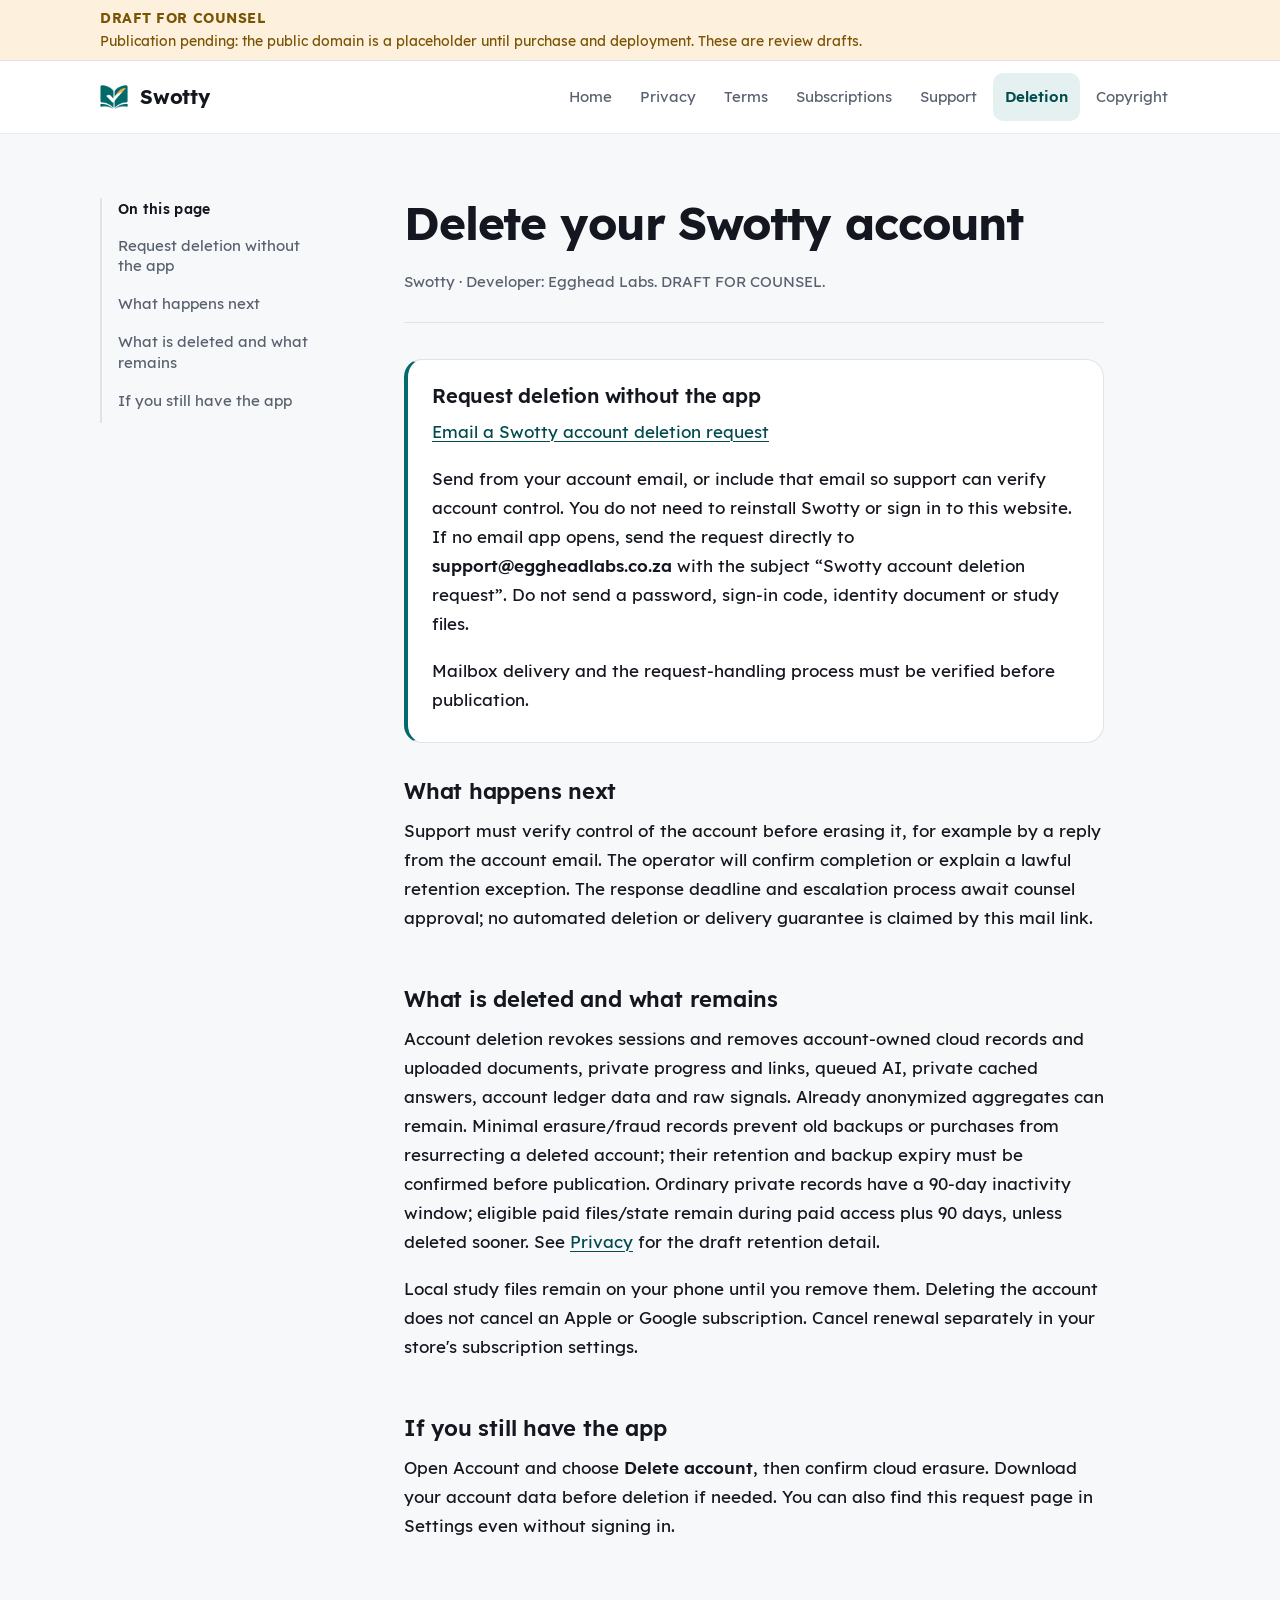
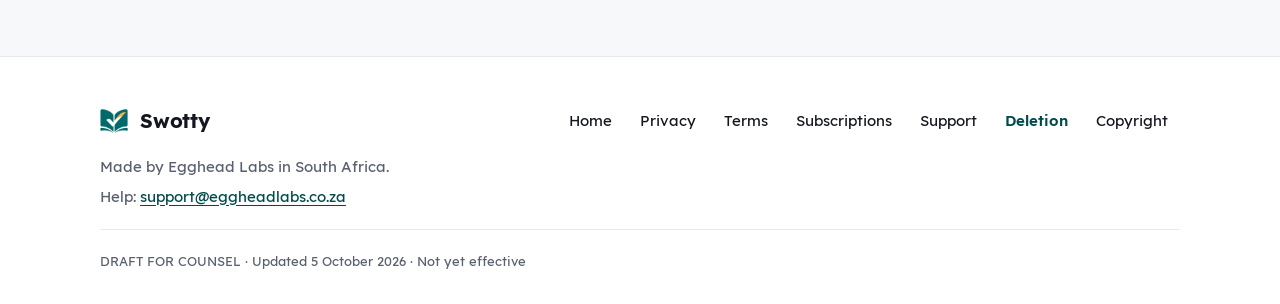
<file: deletion.html>
<!doctype html>
<html lang="en"><head><meta charset="utf-8"><meta name="viewport" content="width=device-width, initial-scale=1">
<title>Account deletion | Swotty</title><meta name="description" content="Swotty public information — DRAFT FOR COUNSEL.">
<meta name="theme-color" content="#026A6B">
<link rel="icon" type="image/png" href="logo.png"><link rel="icon" type="image/png" sizes="512x512" href="icon-512.png"><link rel="apple-touch-icon" href="apple-touch-icon.png">
<link rel="preload" href="fonts/Lexend-Regular.ttf" as="font" type="font/ttf" crossorigin>
<link rel="stylesheet" href="style.css"></head><body class="legal">
<a class="skip-link" href="#content">Skip to content</a>
<div class="status-bar"><div class="draft-banner" role="status">DRAFT FOR COUNSEL</div><p class="publication-note">Publication pending: the public domain is a placeholder until purchase and deployment. These are review drafts.</p></div>
<header class="site-header"><div class="header-inner"><a class="logo" href="index.html"><img src="logo.png" width="44" height="44" alt=""><span>Swotty</span></a><nav class="main-nav" aria-label="Main navigation"><a href="index.html">Home</a><a href="privacy/">Privacy</a><a href="terms/">Terms</a><a href="subscriptions.html">Subscriptions</a><a href="support.html">Support</a><a href="deletion.html" aria-current="page">Deletion</a><a href="takedown.html">Copyright</a></nav></div></header>
<main id="content" tabindex="-1"><div class="doc"><div class="doc-head prose"><h1>Delete your Swotty account</h1><p>Swotty · Developer: Egghead Labs. DRAFT FOR COUNSEL.</p></div><aside class="toc" aria-label="On this page"><p class="toc-title">On this page</p><ol><li><a href="#request-deletion-without-the-app">Request deletion without the app</a></li><li><a href="#what-happens-next">What happens next</a></li><li><a href="#what-is-deleted-and-what-remains">What is deleted and what remains</a></li><li><a href="#if-you-still-have-the-app">If you still have the app</a></li></ol></aside><article class="prose"><div class="card"><h2 id="request-deletion-without-the-app">Request deletion without the app</h2><p><a href="mailto:support@eggheadlabs.co.za?subject=Swotty%20account%20deletion%20request%20%E2%80%94%20Egghead%20Labs&amp;body=Please%20delete%20my%20Swotty%20account%20and%20associated%20cloud%20data.%0AMy%20account%20email%20is%3A%20%0AI%20understand%20that%20store%20subscriptions%20must%20be%20cancelled%20separately.%0A">Email a Swotty account deletion request</a></p><p>Send from your account email, or include that email so support can verify account control. You do not need to reinstall Swotty or sign in to this website. If no email app opens, send the request directly to <strong>support@eggheadlabs.co.za</strong> with the subject “Swotty account deletion request”. Do not send a password, sign-in code, identity document or study files.</p><p>Mailbox delivery and the request-handling process must be verified before publication.</p></div>
<h2 id="what-happens-next">What happens next</h2><p>Support must verify control of the account before erasing it, for example by a reply from the account email. The operator will confirm completion or explain a lawful retention exception. The response deadline and escalation process await counsel approval; no automated deletion or delivery guarantee is claimed by this mail link.</p><h2 id="what-is-deleted-and-what-remains">What is deleted and what remains</h2><p>Account deletion revokes sessions and removes account-owned cloud records and uploaded documents, private progress and links, queued AI, private cached answers, account ledger data and raw signals. Already anonymized aggregates can remain. Minimal erasure/fraud records prevent old backups or purchases from resurrecting a deleted account; their retention and backup expiry must be confirmed before publication. Ordinary private records have a 90-day inactivity window; eligible paid files/state remain during paid access plus 90 days, unless deleted sooner. See <a href="privacy/">Privacy</a> for the draft retention detail.</p><p>Local study files remain on your phone until you remove them. Deleting the account does not cancel an Apple or Google subscription. Cancel renewal separately in your store's subscription settings.</p><h2 id="if-you-still-have-the-app">If you still have the app</h2><p>Open Account and choose <strong>Delete account</strong>, then confirm cloud erasure. Download your account data before deletion if needed. You can also find this request page in Settings even without signing in.</p></article></div></main>
<footer class="site-footer"><div class="footer-inner"><div class="footer-brand"><a class="logo" href="index.html"><img src="logo.png" width="44" height="44" alt=""><span>Swotty</span></a><p>Made by Egghead Labs in South Africa.</p><p>Help: <a href="mailto:support@eggheadlabs.co.za?subject=Swotty%20support%20%E2%80%94%20Egghead%20Labs&amp;body=">support@eggheadlabs.co.za</a></p></div><nav aria-label="Footer navigation"><a href="index.html">Home</a><a href="privacy/">Privacy</a><a href="terms/">Terms</a><a href="subscriptions.html">Subscriptions</a><a href="support.html">Support</a><a href="deletion.html" aria-current="page">Deletion</a><a href="takedown.html">Copyright</a></nav><small>DRAFT FOR COUNSEL · Updated 5 October 2026 · Not yet effective</small></div></footer>
</body></html>
</file>
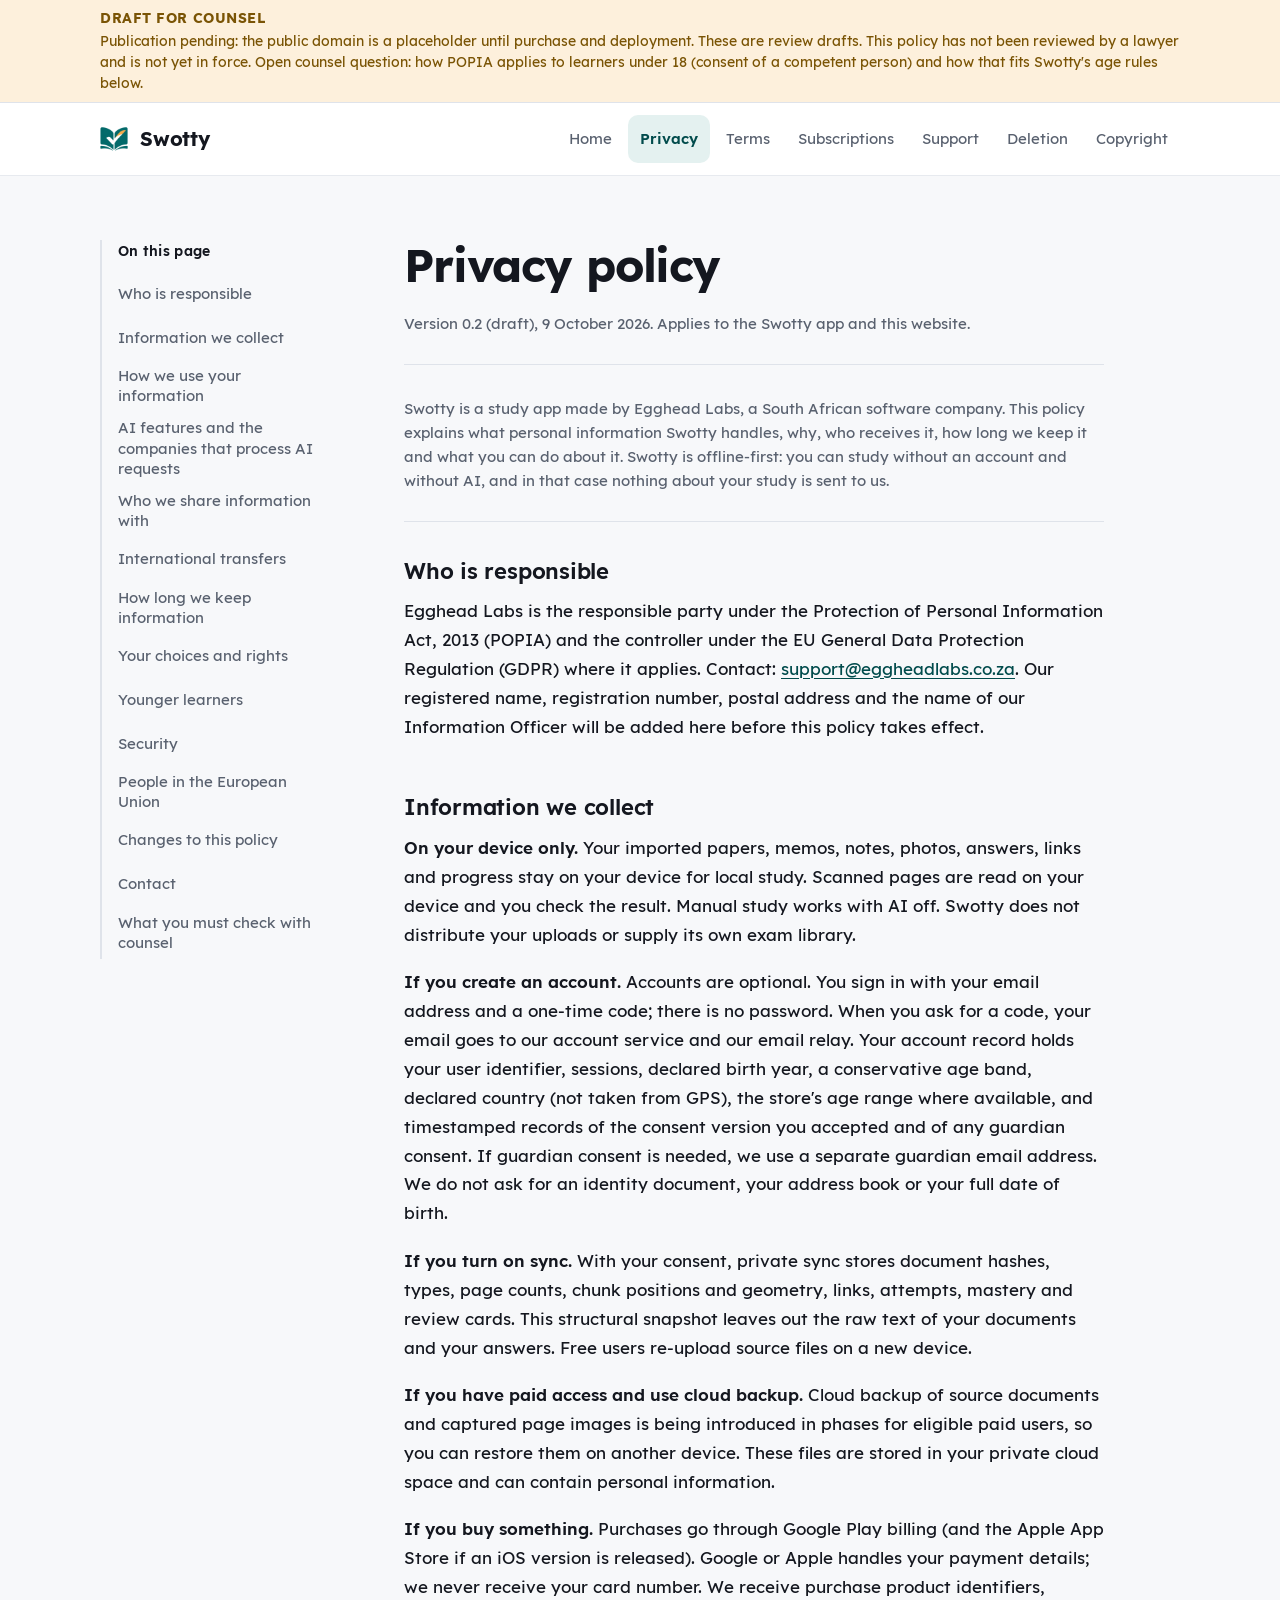
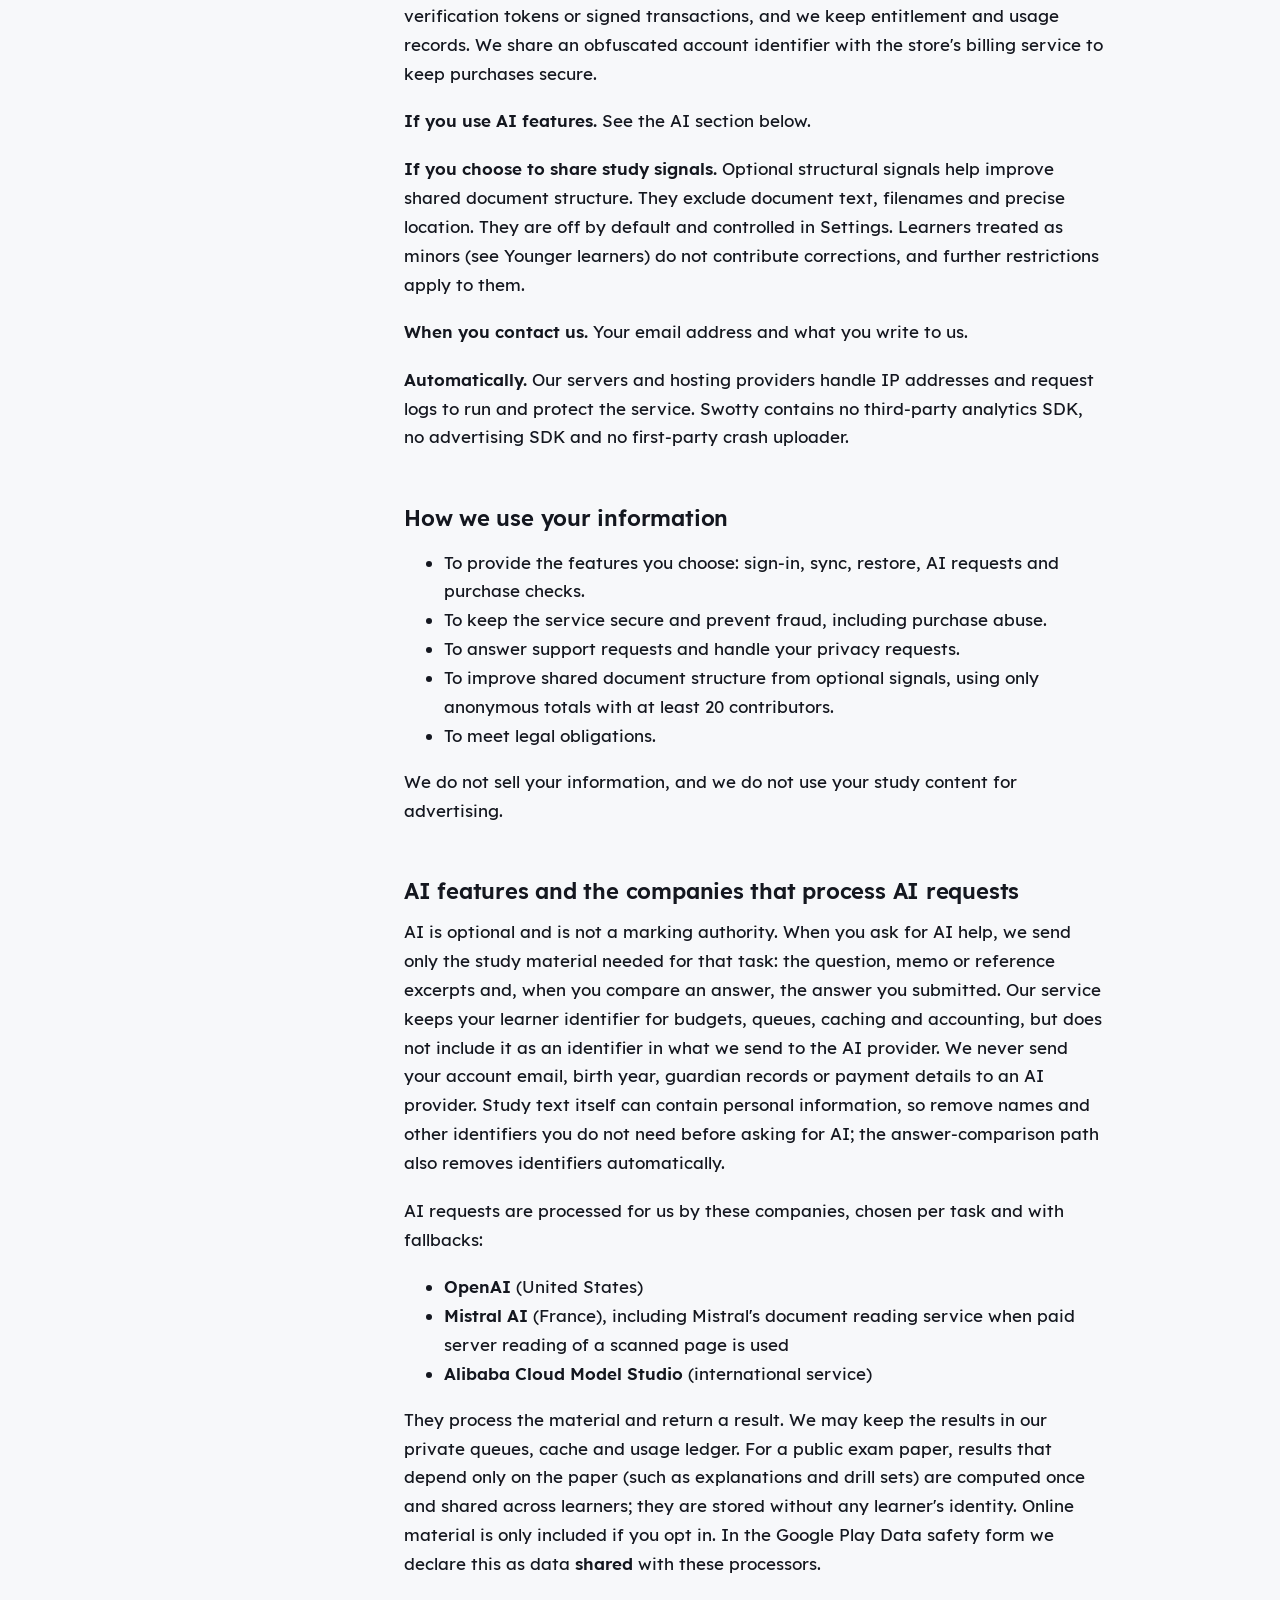
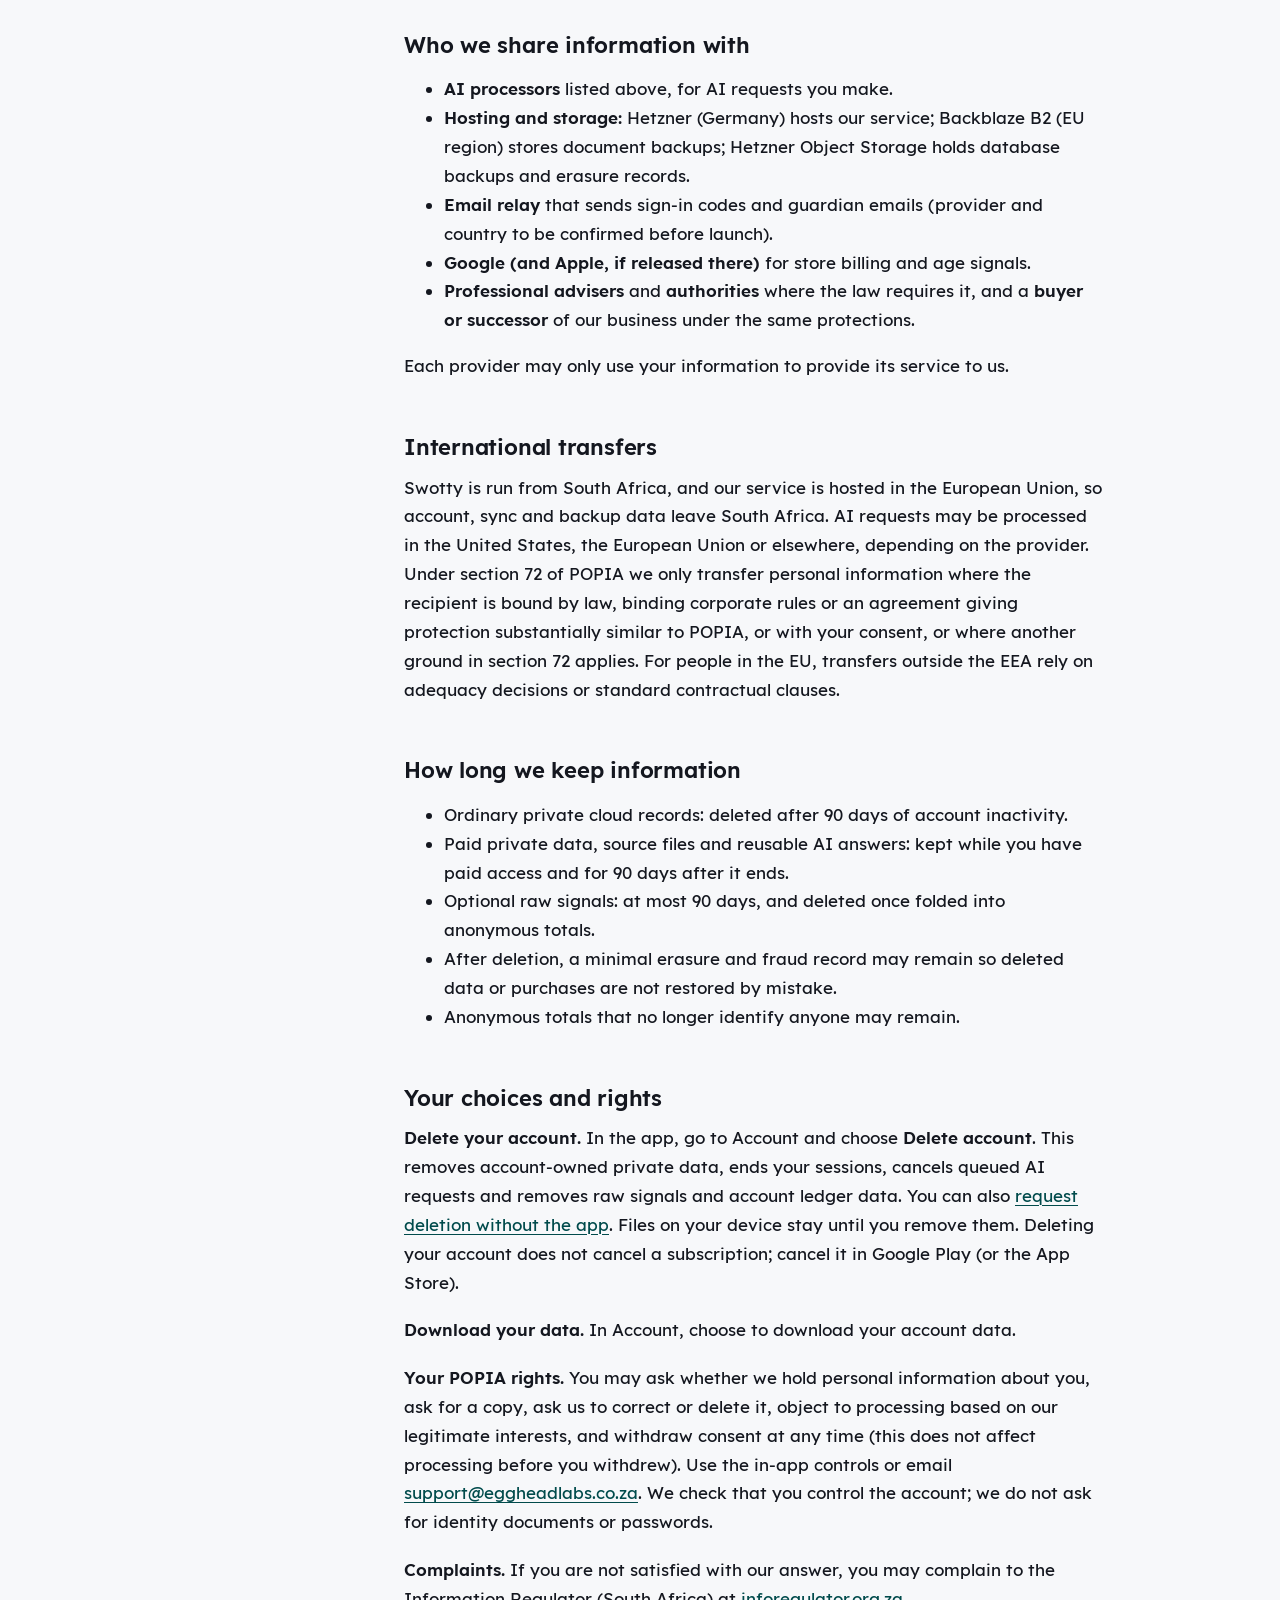
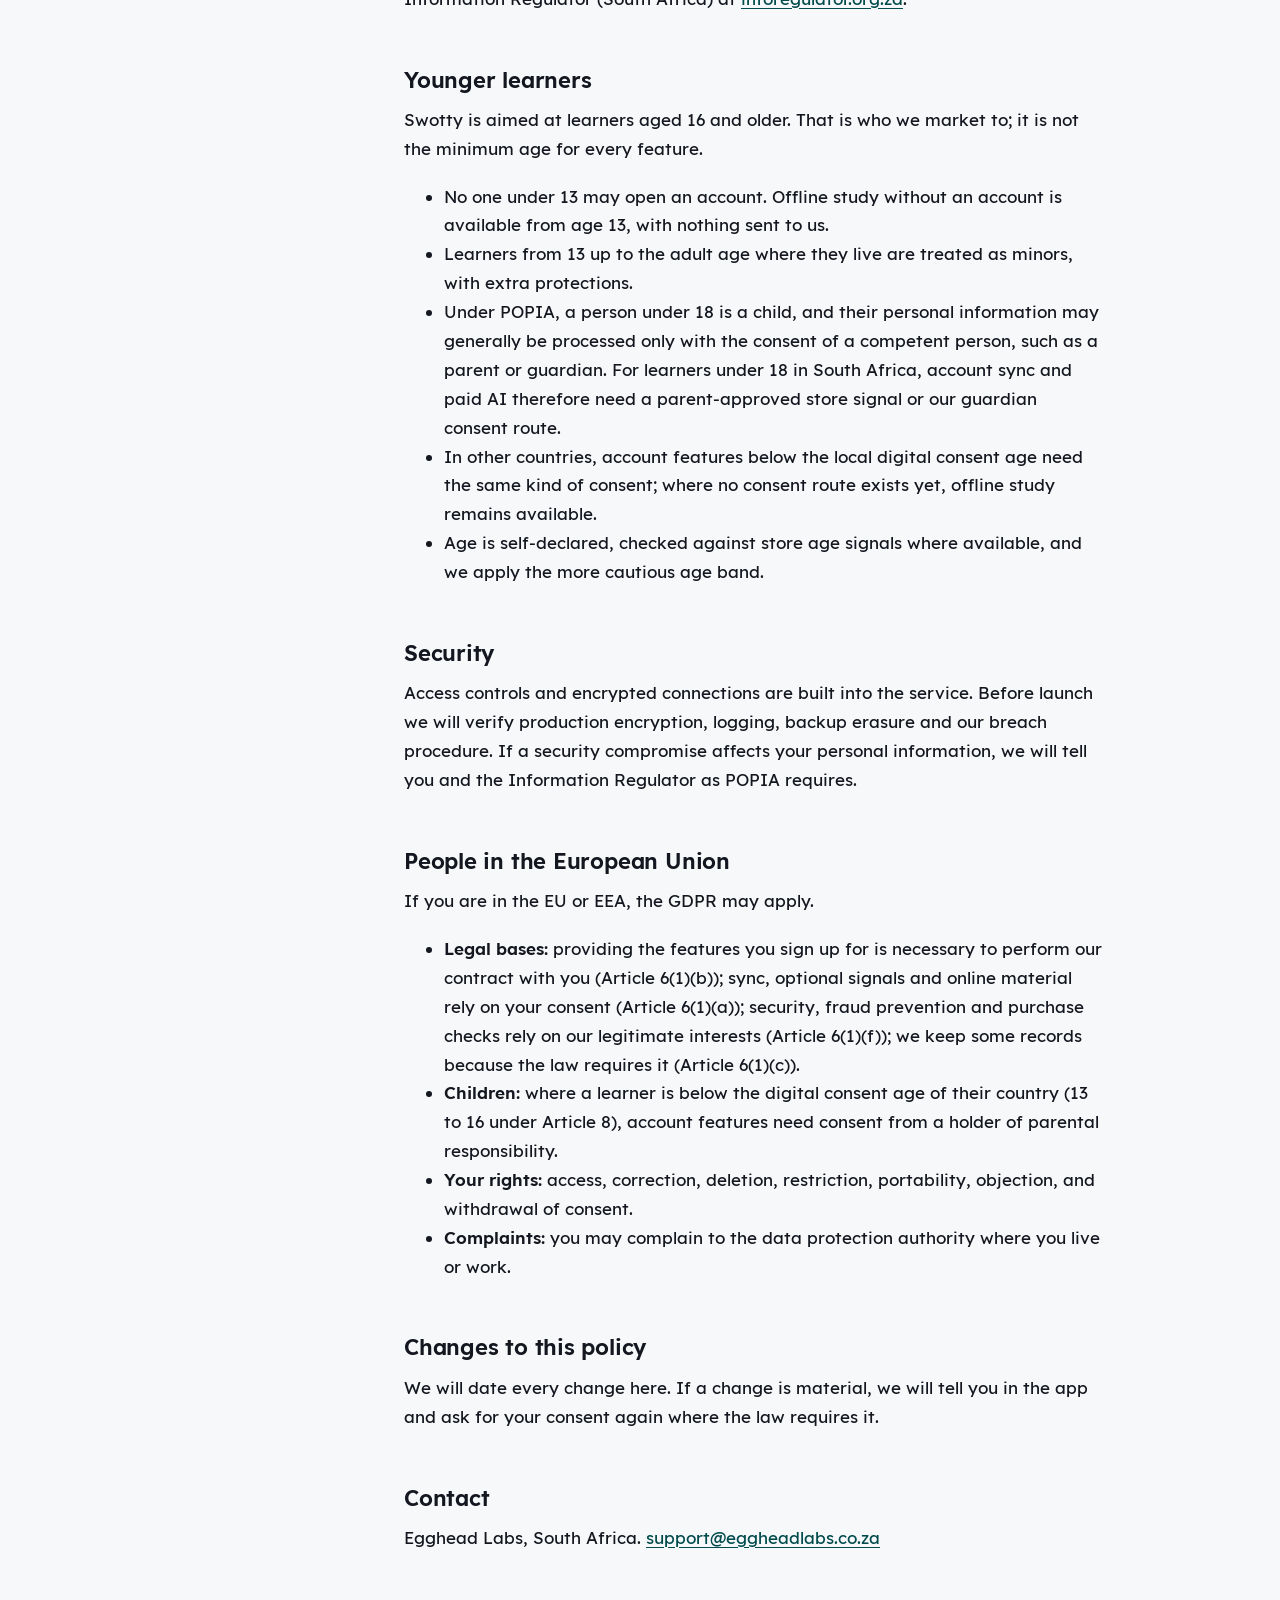
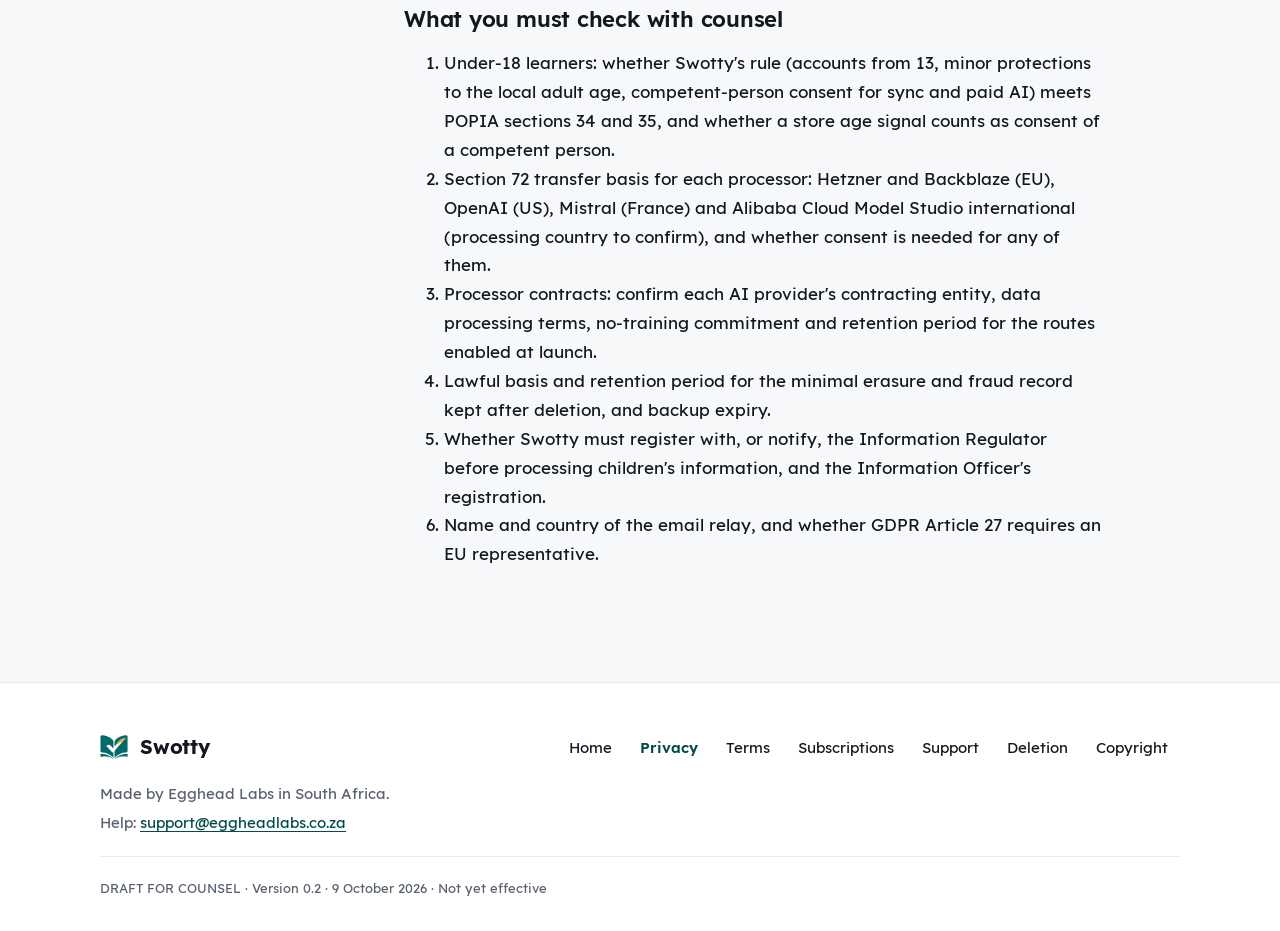
<file: privacy.html>
<!doctype html><html lang="en"><head><meta charset="utf-8"><title>Privacy policy | Swotty</title><meta name="viewport" content="width=device-width, initial-scale=1"><link rel="canonical" href="privacy/"><meta http-equiv="refresh" content="0; url=privacy/"></head><body><p>DRAFT FOR COUNSEL. The privacy policy has moved to <a href="privacy/">privacy/</a>.</p></body></html>
</file>
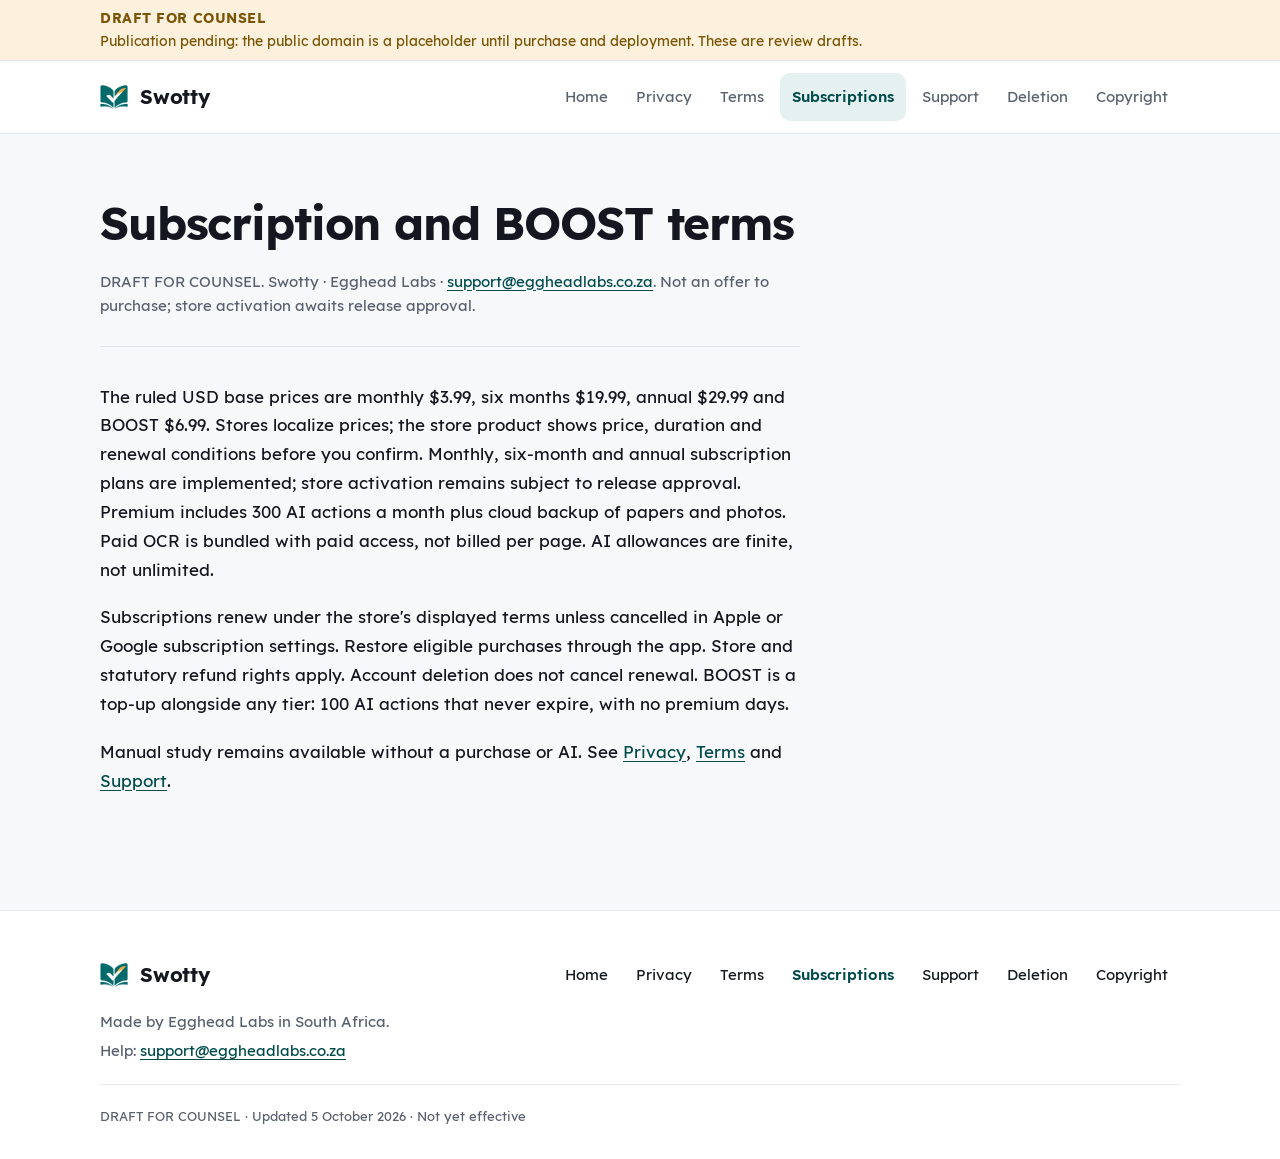
<file: subscriptions.html>
<!doctype html>
<html lang="en"><head><meta charset="utf-8"><meta name="viewport" content="width=device-width, initial-scale=1">
<title>Subscription and BOOST terms | Swotty</title><meta name="description" content="Swotty public information — DRAFT FOR COUNSEL.">
<meta name="theme-color" content="#026A6B">
<link rel="icon" type="image/png" href="logo.png"><link rel="icon" type="image/png" sizes="512x512" href="icon-512.png"><link rel="apple-touch-icon" href="apple-touch-icon.png">
<link rel="preload" href="fonts/Lexend-Regular.ttf" as="font" type="font/ttf" crossorigin>
<link rel="stylesheet" href="style.css"></head><body class="legal">
<a class="skip-link" href="#content">Skip to content</a>
<div class="status-bar"><div class="draft-banner" role="status">DRAFT FOR COUNSEL</div><p class="publication-note">Publication pending: the public domain is a placeholder until purchase and deployment. These are review drafts.</p></div>
<header class="site-header"><div class="header-inner"><a class="logo" href="index.html"><img src="logo.png" width="44" height="44" alt=""><span>Swotty</span></a><nav class="main-nav" aria-label="Main navigation"><a href="index.html">Home</a><a href="privacy/">Privacy</a><a href="terms/">Terms</a><a href="subscriptions.html" aria-current="page">Subscriptions</a><a href="support.html">Support</a><a href="deletion.html">Deletion</a><a href="takedown.html">Copyright</a></nav></div></header>
<main id="content" tabindex="-1"><div class="doc doc-single"><div class="doc-head prose"><h1>Subscription and BOOST terms</h1><p>DRAFT FOR COUNSEL. Swotty · Egghead Labs · <a href="mailto:support@eggheadlabs.co.za?subject=Swotty%20support%20%E2%80%94%20Egghead%20Labs&amp;body=">support@eggheadlabs.co.za</a>. Not an offer to purchase; store activation awaits release approval.</p></div><article class="prose"><p>The ruled USD base prices are monthly $3.99, six months $19.99, annual $29.99 and BOOST $6.99. Stores localize prices; the store product shows price, duration and renewal conditions before you confirm. Monthly, six-month and annual subscription plans are implemented; store activation remains subject to release approval. Premium includes 300 AI actions a month plus cloud backup of papers and photos. Paid OCR is bundled with paid access, not billed per page. AI allowances are finite, not unlimited.</p><p>Subscriptions renew under the store's displayed terms unless cancelled in Apple or Google subscription settings. Restore eligible purchases through the app. Store and statutory refund rights apply. Account deletion does not cancel renewal. BOOST is a top-up alongside any tier: 100 AI actions that never expire, with no premium days.</p><p>Manual study remains available without a purchase or AI. See <a href="privacy/">Privacy</a>, <a href="terms/">Terms</a> and <a href="support.html">Support</a>.</p></article></div></main>
<footer class="site-footer"><div class="footer-inner"><div class="footer-brand"><a class="logo" href="index.html"><img src="logo.png" width="44" height="44" alt=""><span>Swotty</span></a><p>Made by Egghead Labs in South Africa.</p><p>Help: <a href="mailto:support@eggheadlabs.co.za?subject=Swotty%20support%20%E2%80%94%20Egghead%20Labs&amp;body=">support@eggheadlabs.co.za</a></p></div><nav aria-label="Footer navigation"><a href="index.html">Home</a><a href="privacy/">Privacy</a><a href="terms/">Terms</a><a href="subscriptions.html" aria-current="page">Subscriptions</a><a href="support.html">Support</a><a href="deletion.html">Deletion</a><a href="takedown.html">Copyright</a></nav><small>DRAFT FOR COUNSEL · Updated 5 October 2026 · Not yet effective</small></div></footer>
</body></html>
</file>
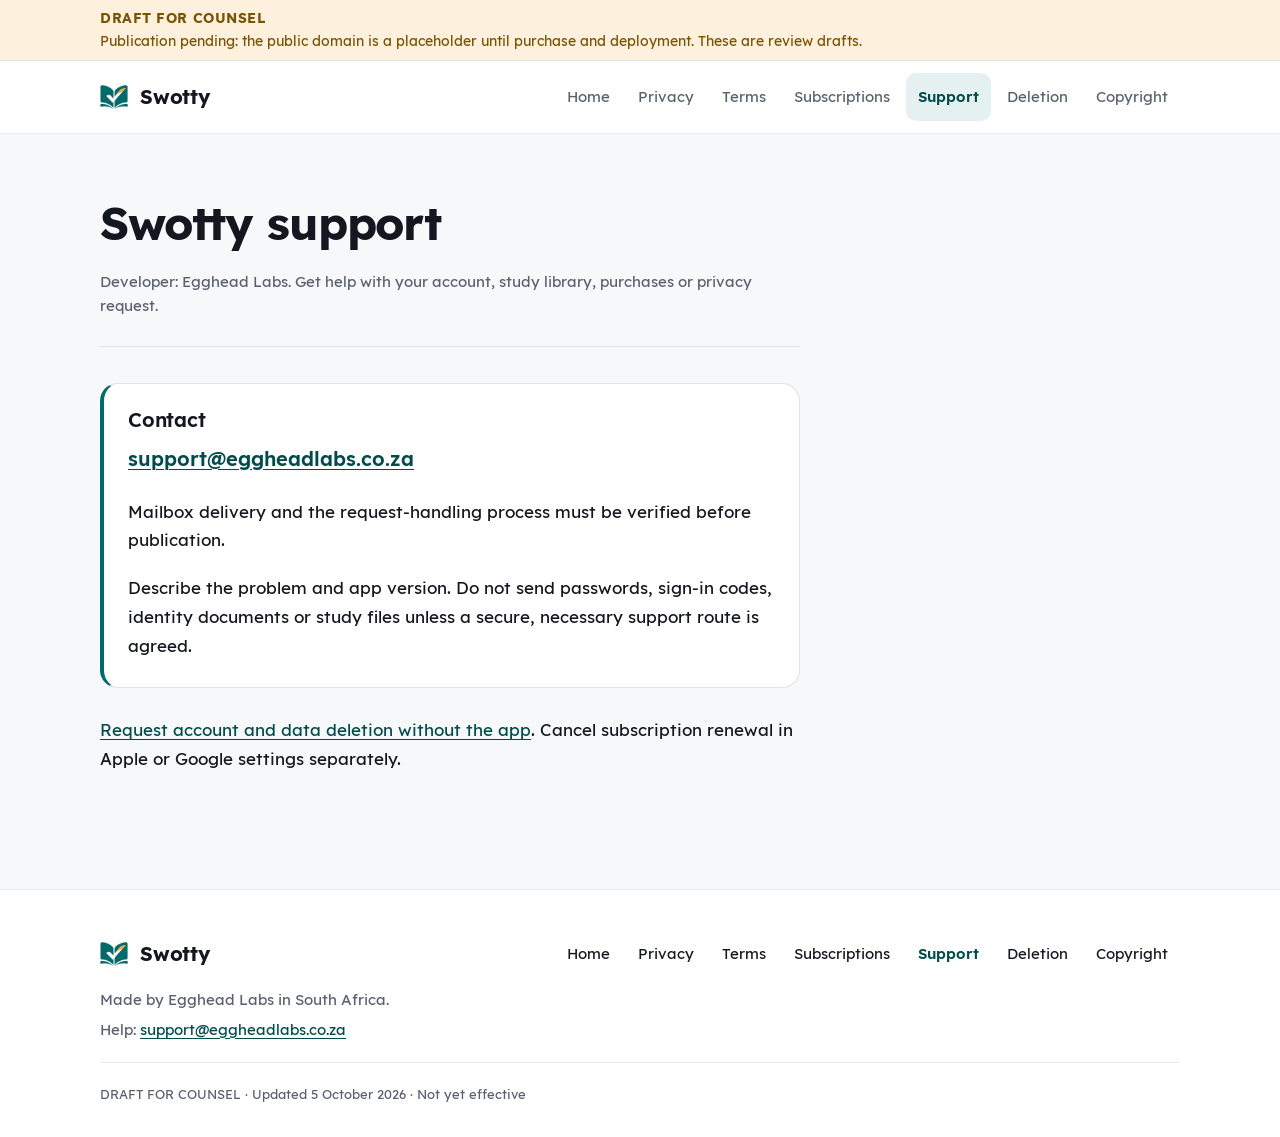
<file: support.html>
<!doctype html>
<html lang="en"><head><meta charset="utf-8"><meta name="viewport" content="width=device-width, initial-scale=1">
<title>Support | Swotty</title><meta name="description" content="Swotty public information — DRAFT FOR COUNSEL.">
<meta name="theme-color" content="#026A6B">
<link rel="icon" type="image/png" href="logo.png"><link rel="icon" type="image/png" sizes="512x512" href="icon-512.png"><link rel="apple-touch-icon" href="apple-touch-icon.png">
<link rel="preload" href="fonts/Lexend-Regular.ttf" as="font" type="font/ttf" crossorigin>
<link rel="stylesheet" href="style.css"></head><body class="legal">
<a class="skip-link" href="#content">Skip to content</a>
<div class="status-bar"><div class="draft-banner" role="status">DRAFT FOR COUNSEL</div><p class="publication-note">Publication pending: the public domain is a placeholder until purchase and deployment. These are review drafts.</p></div>
<header class="site-header"><div class="header-inner"><a class="logo" href="index.html"><img src="logo.png" width="44" height="44" alt=""><span>Swotty</span></a><nav class="main-nav" aria-label="Main navigation"><a href="index.html">Home</a><a href="privacy/">Privacy</a><a href="terms/">Terms</a><a href="subscriptions.html">Subscriptions</a><a href="support.html" aria-current="page">Support</a><a href="deletion.html">Deletion</a><a href="takedown.html">Copyright</a></nav></div></header>
<main id="content" tabindex="-1"><div class="doc doc-single"><div class="doc-head prose"><h1>Swotty support</h1><p>Developer: Egghead Labs. Get help with your account, study library, purchases or privacy request.</p></div><article class="prose"><div class="card"><h2 id="contact">Contact</h2><p class="contact"><a href="mailto:support@eggheadlabs.co.za?subject=Swotty%20support%20%E2%80%94%20Egghead%20Labs&amp;body=">support@eggheadlabs.co.za</a></p><p>Mailbox delivery and the request-handling process must be verified before publication.</p><p>Describe the problem and app version. Do not send passwords, sign-in codes, identity documents or study files unless a secure, necessary support route is agreed.</p></div><p><a href="deletion.html">Request account and data deletion without the app</a>. Cancel subscription renewal in Apple or Google settings separately.</p></article></div></main>
<footer class="site-footer"><div class="footer-inner"><div class="footer-brand"><a class="logo" href="index.html"><img src="logo.png" width="44" height="44" alt=""><span>Swotty</span></a><p>Made by Egghead Labs in South Africa.</p><p>Help: <a href="mailto:support@eggheadlabs.co.za?subject=Swotty%20support%20%E2%80%94%20Egghead%20Labs&amp;body=">support@eggheadlabs.co.za</a></p></div><nav aria-label="Footer navigation"><a href="index.html">Home</a><a href="privacy/">Privacy</a><a href="terms/">Terms</a><a href="subscriptions.html">Subscriptions</a><a href="support.html" aria-current="page">Support</a><a href="deletion.html">Deletion</a><a href="takedown.html">Copyright</a></nav><small>DRAFT FOR COUNSEL · Updated 5 October 2026 · Not yet effective</small></div></footer>
</body></html>
</file>
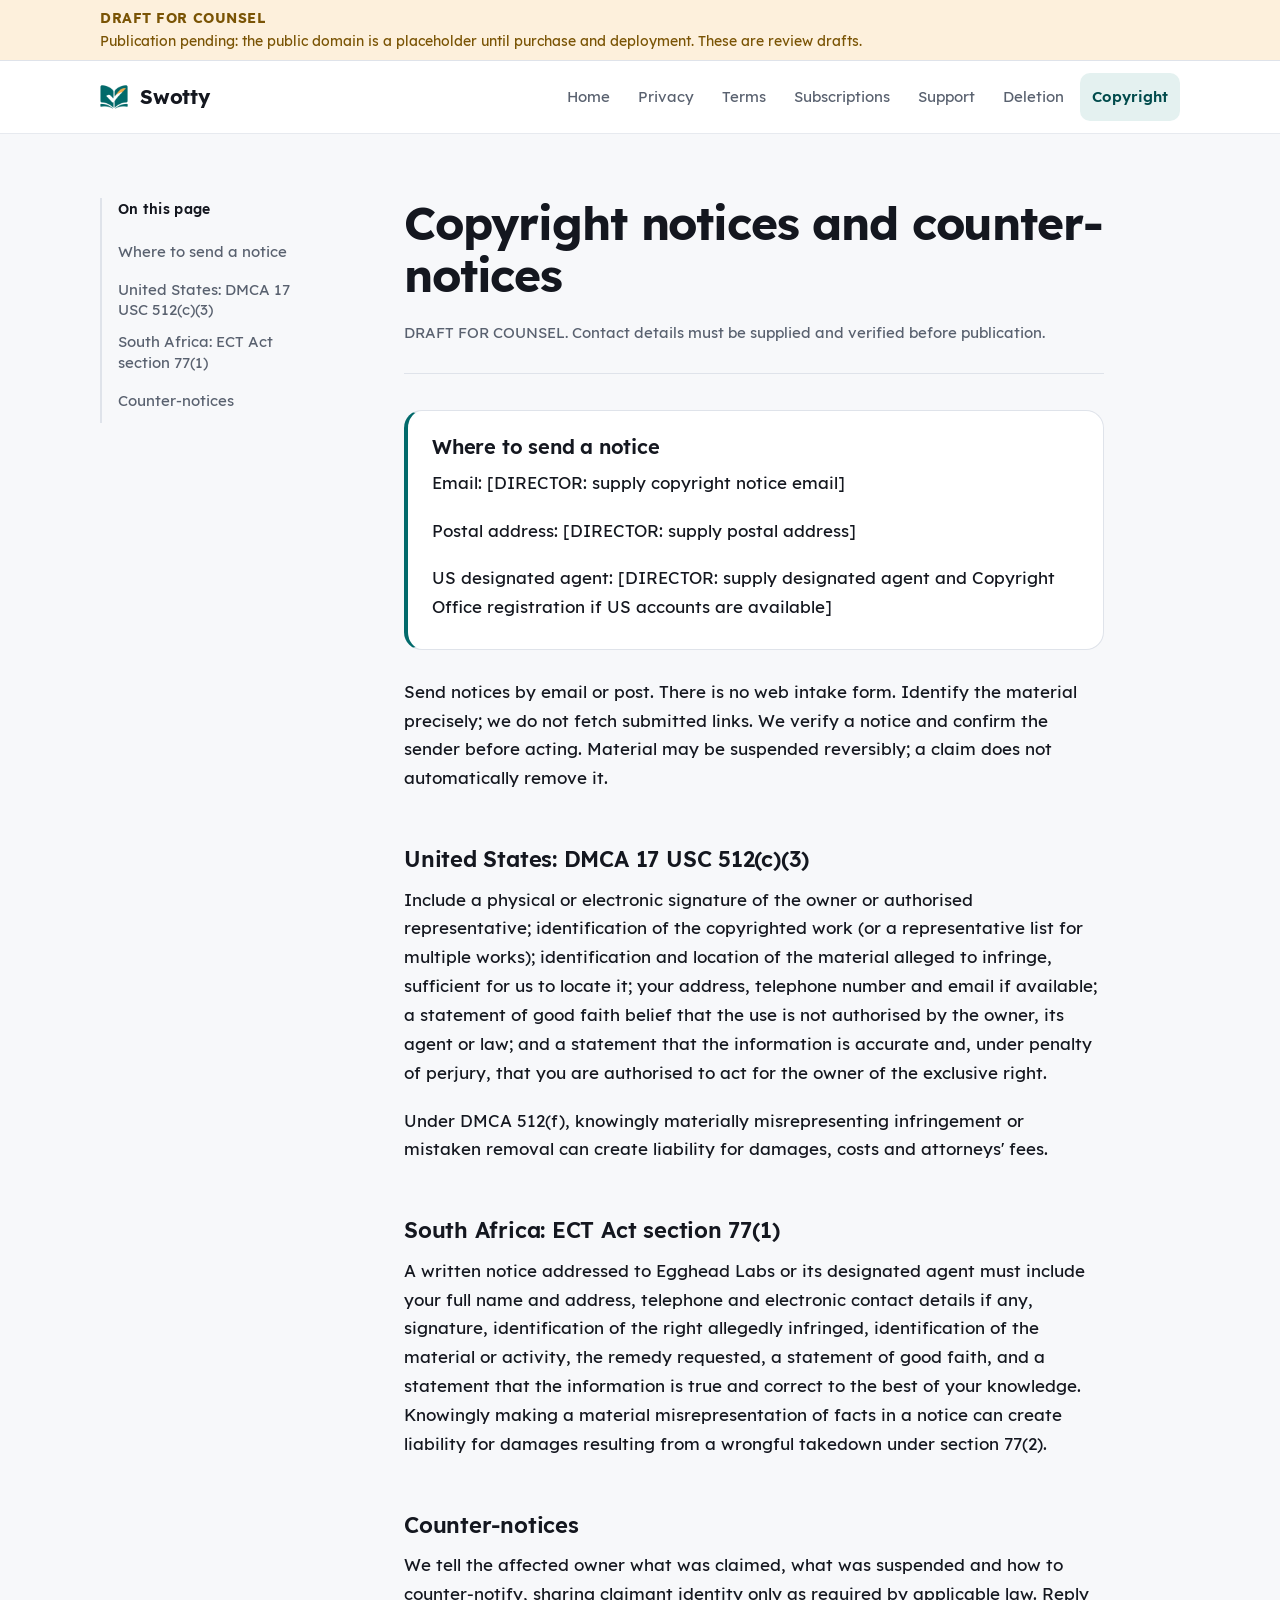
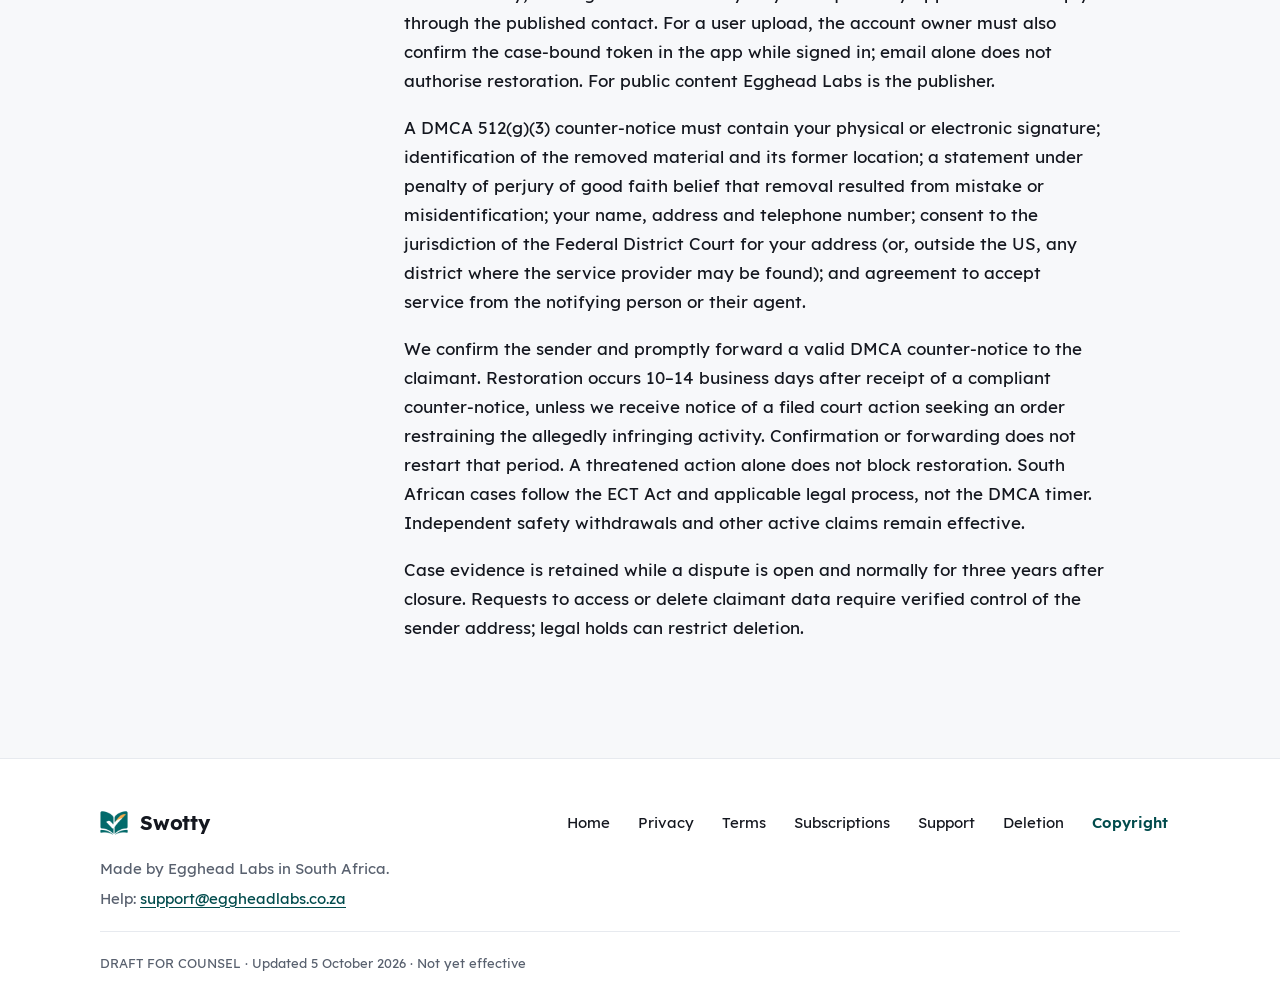
<file: takedown.html>
<!doctype html>
<html lang="en"><head><meta charset="utf-8"><meta name="viewport" content="width=device-width, initial-scale=1">
<title>Copyright takedown | Swotty</title><meta name="description" content="Swotty public information — DRAFT FOR COUNSEL.">
<meta name="theme-color" content="#026A6B">
<link rel="icon" type="image/png" href="logo.png"><link rel="icon" type="image/png" sizes="512x512" href="icon-512.png"><link rel="apple-touch-icon" href="apple-touch-icon.png">
<link rel="preload" href="fonts/Lexend-Regular.ttf" as="font" type="font/ttf" crossorigin>
<link rel="stylesheet" href="style.css"></head><body class="legal">
<a class="skip-link" href="#content">Skip to content</a>
<div class="status-bar"><div class="draft-banner" role="status">DRAFT FOR COUNSEL</div><p class="publication-note">Publication pending: the public domain is a placeholder until purchase and deployment. These are review drafts.</p></div>
<header class="site-header"><div class="header-inner"><a class="logo" href="index.html"><img src="logo.png" width="44" height="44" alt=""><span>Swotty</span></a><nav class="main-nav" aria-label="Main navigation"><a href="index.html">Home</a><a href="privacy/">Privacy</a><a href="terms/">Terms</a><a href="subscriptions.html">Subscriptions</a><a href="support.html">Support</a><a href="deletion.html">Deletion</a><a href="takedown.html" aria-current="page">Copyright</a></nav></div></header>
<main id="content" tabindex="-1"><div class="doc"><div class="doc-head prose"><h1>Copyright notices and counter-notices</h1>
<p>DRAFT FOR COUNSEL. Contact details must be supplied and verified before publication.</p></div><aside class="toc" aria-label="On this page"><p class="toc-title">On this page</p><ol><li><a href="#where-to-send-a-notice">Where to send a notice</a></li><li><a href="#united-states-dmca-17-usc-512-c-3">United States: DMCA 17 USC 512(c)(3)</a></li><li><a href="#south-africa-ect-act-section-77-1">South Africa: ECT Act section 77(1)</a></li><li><a href="#counter-notices">Counter-notices</a></li></ol></aside><article class="prose">
<div class="card"><h2 id="where-to-send-a-notice">Where to send a notice</h2><p>Email: [DIRECTOR: supply copyright notice email]</p>
<p>Postal address: [DIRECTOR: supply postal address]</p>
<p>US designated agent: [DIRECTOR: supply designated agent and Copyright Office registration if US accounts are available]</p></div>
<p>Send notices by email or post. There is no web intake form. Identify the material precisely;
we do not fetch submitted links. We verify a notice and confirm the sender before acting.
Material may be suspended reversibly; a claim does not automatically remove it.</p>
<h2 id="united-states-dmca-17-usc-512-c-3">United States: DMCA 17 USC 512(c)(3)</h2>
<p>Include a physical or electronic signature of the owner or authorised representative;
identification of the copyrighted work (or a representative list for multiple works);
identification and location of the material alleged to infringe, sufficient for us to locate it;
your address, telephone number and email if available; a statement of good faith belief that the use is
not authorised by the owner, its agent or law; and a statement that the information is accurate
and, under penalty of perjury, that you are authorised to act for the owner of the exclusive right.</p>
<p>Under DMCA 512(f), knowingly materially misrepresenting infringement or mistaken removal can
create liability for damages, costs and attorneys' fees.</p>
<h2 id="south-africa-ect-act-section-77-1">South Africa: ECT Act section 77(1)</h2>
<p>A written notice addressed to Egghead Labs or its designated agent must include your full name and address, telephone and electronic contact details if any, signature,
identification of the right allegedly infringed, identification of the material or activity,
the remedy requested, a statement of good faith, and a statement that the information is true
and correct to the best of your knowledge. Knowingly making a material misrepresentation of
facts in a notice can create liability for damages resulting from a wrongful takedown under section 77(2).</p>
<h2 id="counter-notices">Counter-notices</h2>
<p>We tell the affected owner what was claimed, what was suspended and how to counter-notify,
sharing claimant identity only as required by applicable law. Reply through the published contact.
For a user upload, the account owner must also confirm the case-bound token in the app while signed
in; email alone does not authorise restoration. For public content Egghead Labs is the publisher.</p>
<p>A DMCA 512(g)(3) counter-notice must contain your physical or electronic signature;
identification of the removed material and its former location; a statement under penalty of
perjury of good faith belief that removal resulted from mistake or misidentification;
your name, address and telephone number; consent to the jurisdiction of the Federal District
Court for your address (or, outside the US, any district where the service provider may be found);
and agreement to accept service from the notifying person or their agent.</p>
<p>We confirm the sender and promptly forward a valid DMCA counter-notice to the claimant.
Restoration occurs 10–14 business days after receipt of a compliant counter-notice, unless we
receive notice of a filed court action seeking an order restraining the allegedly infringing
activity. Confirmation or forwarding does not restart that period. A threatened action alone
does not block restoration. South African cases follow the ECT Act and applicable legal process,
not the DMCA timer. Independent safety withdrawals and other active claims remain effective.</p>
<p>Case evidence is retained while a dispute is open and normally for three years after closure.
Requests to access or delete claimant data require verified control of the sender address;
legal holds can restrict deletion.</p></article></div></main>
<footer class="site-footer"><div class="footer-inner"><div class="footer-brand"><a class="logo" href="index.html"><img src="logo.png" width="44" height="44" alt=""><span>Swotty</span></a><p>Made by Egghead Labs in South Africa.</p><p>Help: <a href="mailto:support@eggheadlabs.co.za?subject=Swotty%20support%20%E2%80%94%20Egghead%20Labs&amp;body=">support@eggheadlabs.co.za</a></p></div><nav aria-label="Footer navigation"><a href="index.html">Home</a><a href="privacy/">Privacy</a><a href="terms/">Terms</a><a href="subscriptions.html">Subscriptions</a><a href="support.html">Support</a><a href="deletion.html">Deletion</a><a href="takedown.html" aria-current="page">Copyright</a></nav><small>DRAFT FOR COUNSEL · Updated 5 October 2026 · Not yet effective</small></div></footer>
</body></html>
</file>
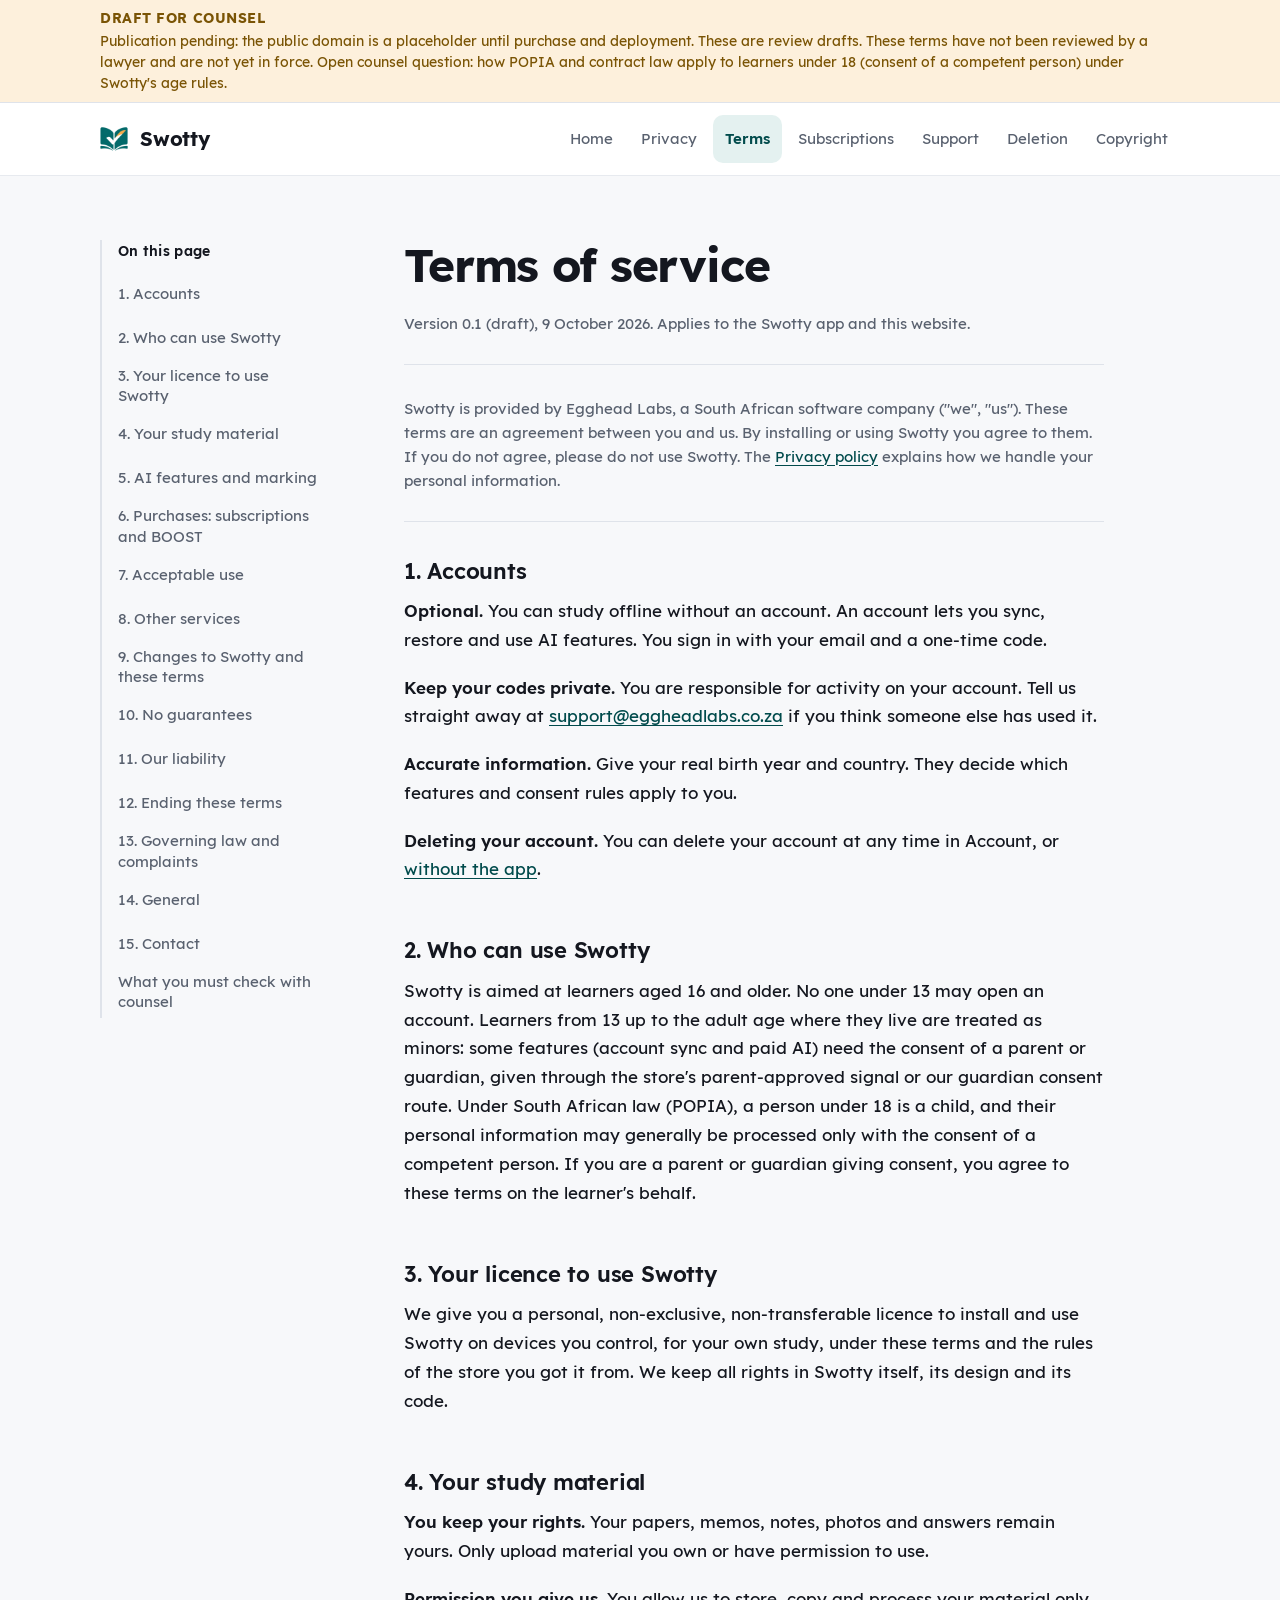
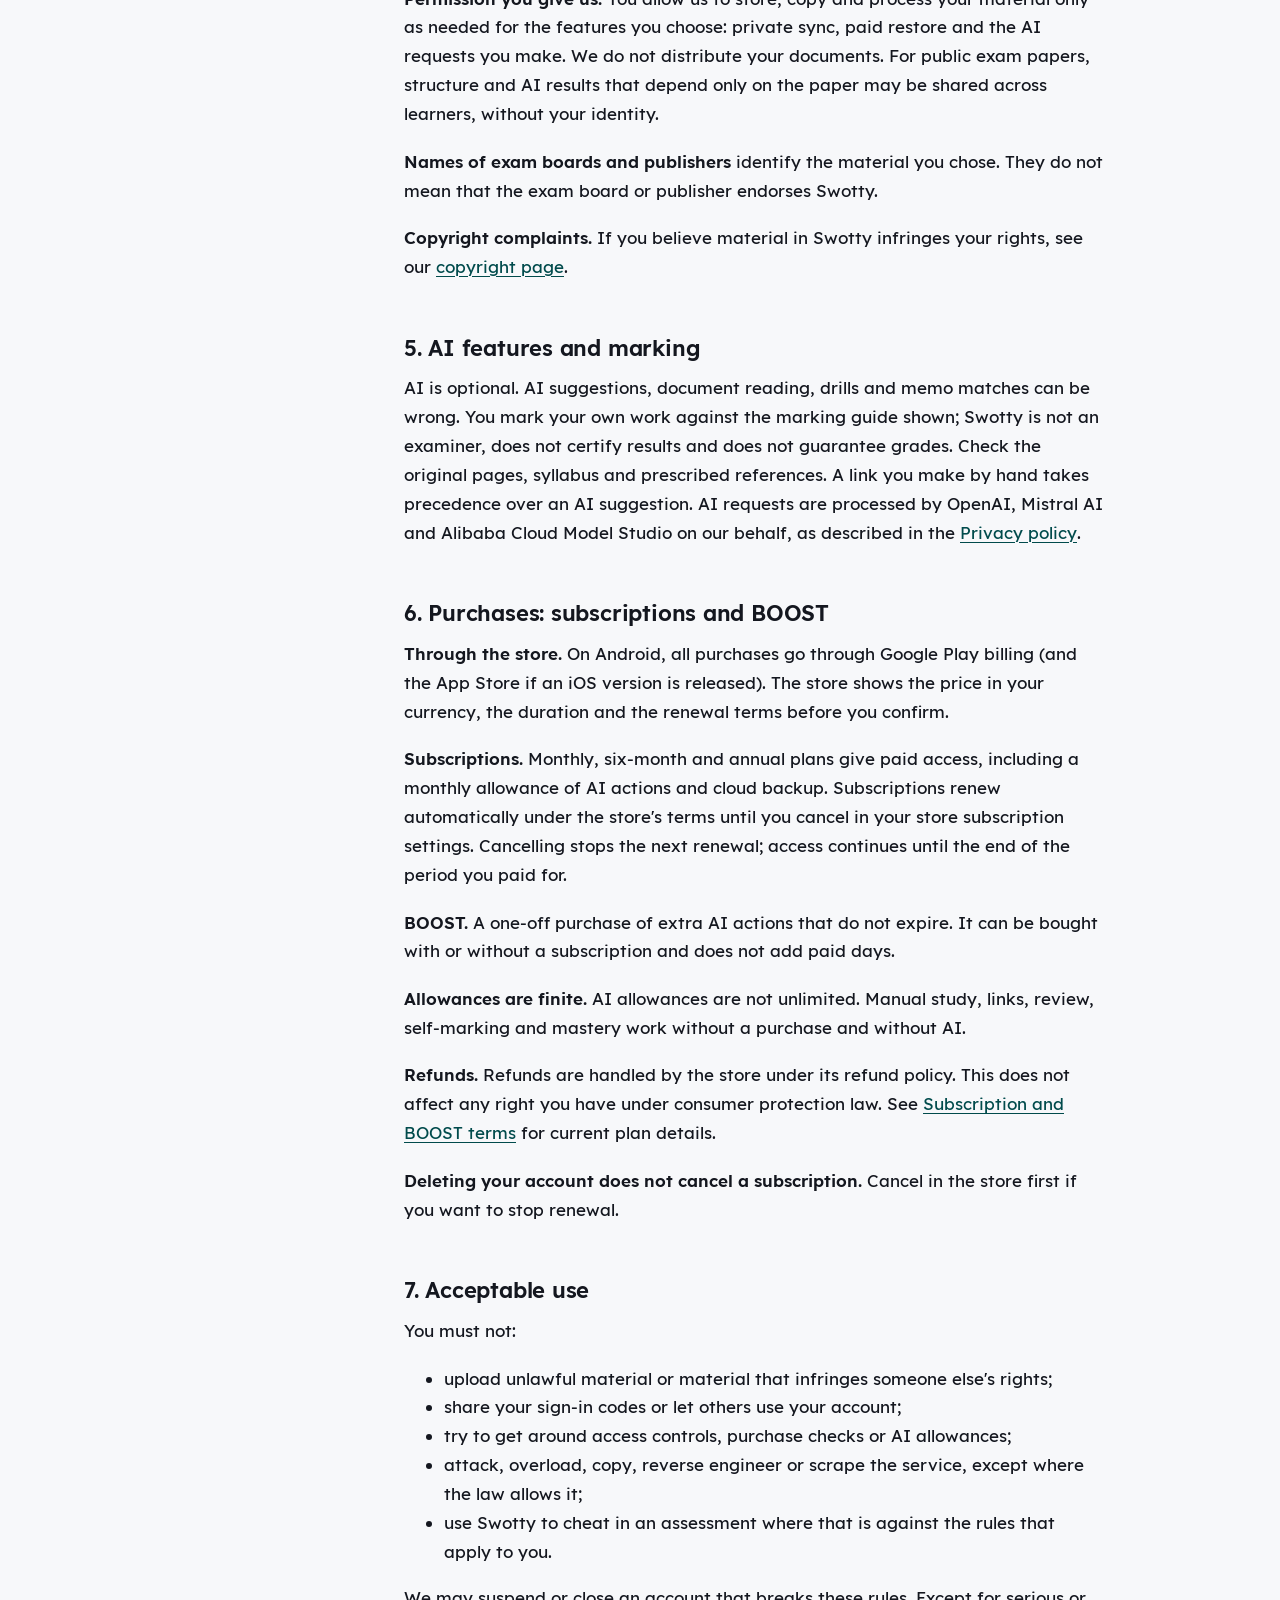
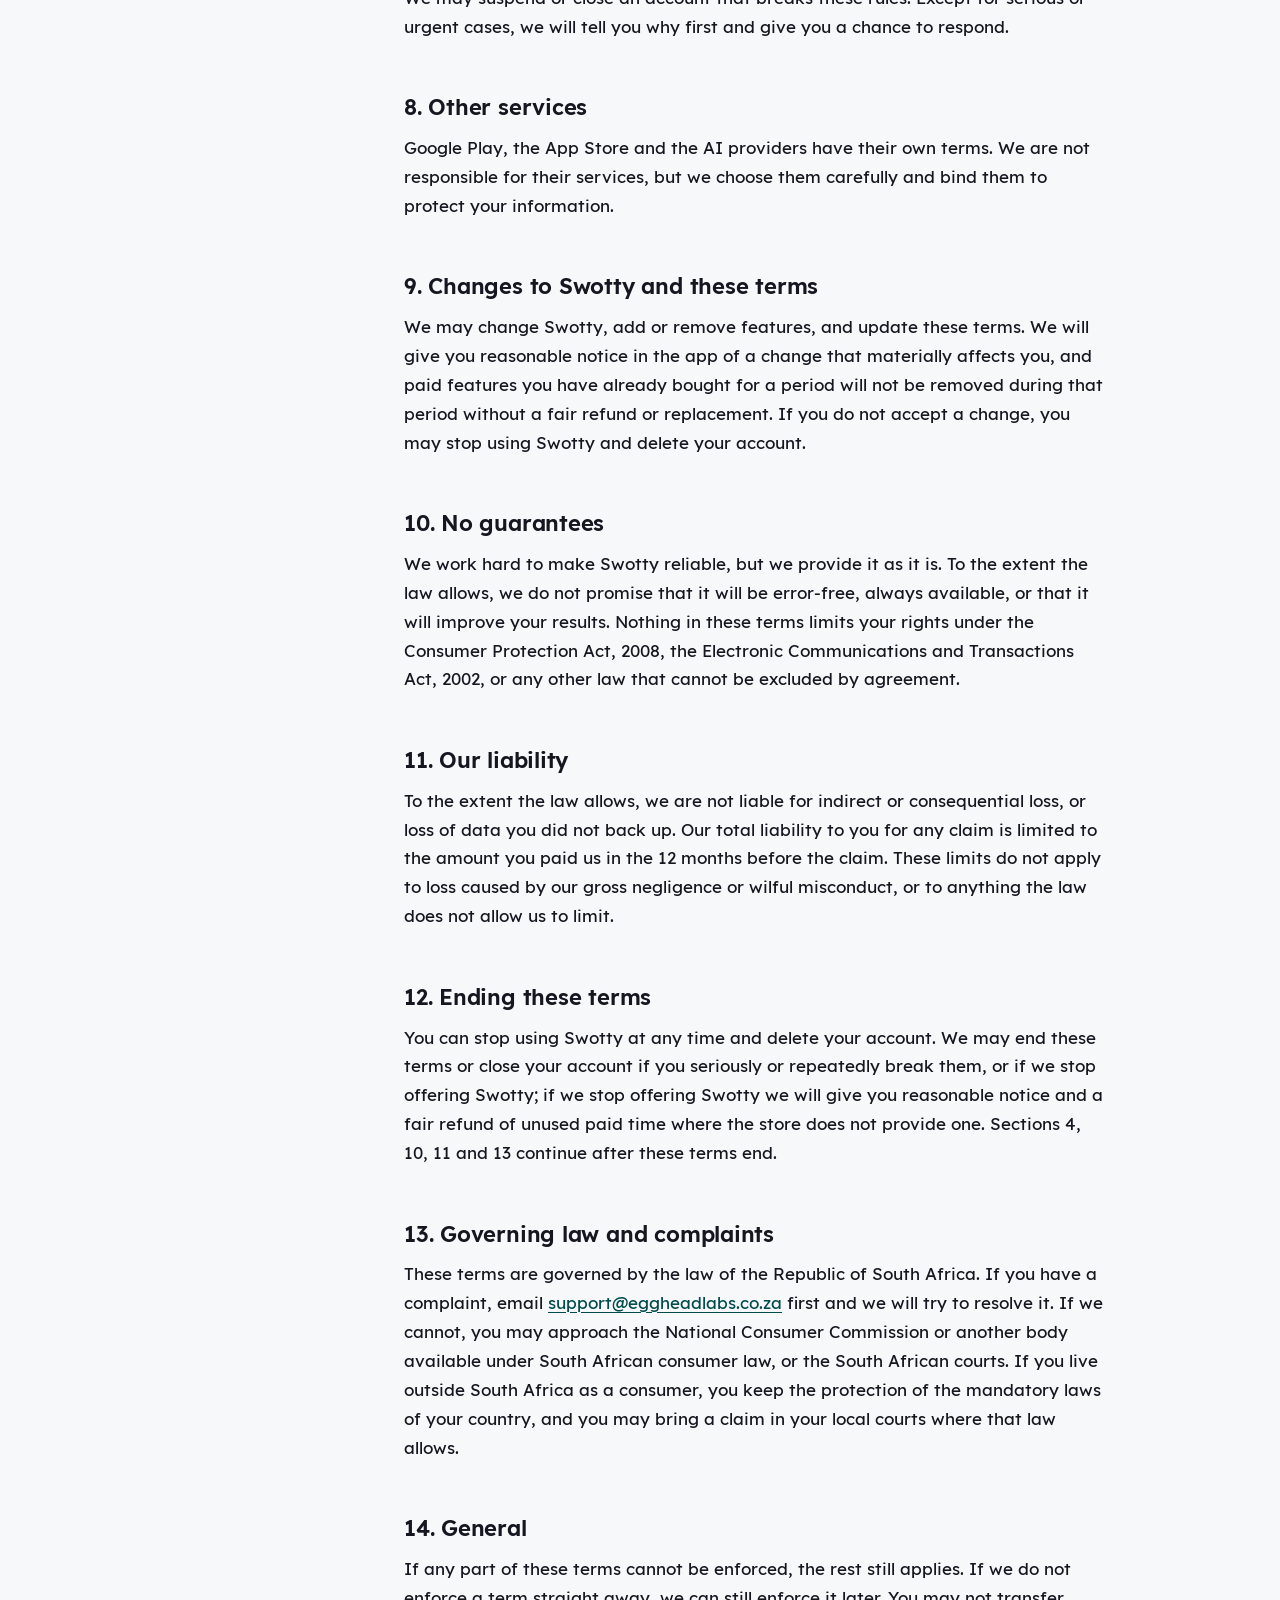
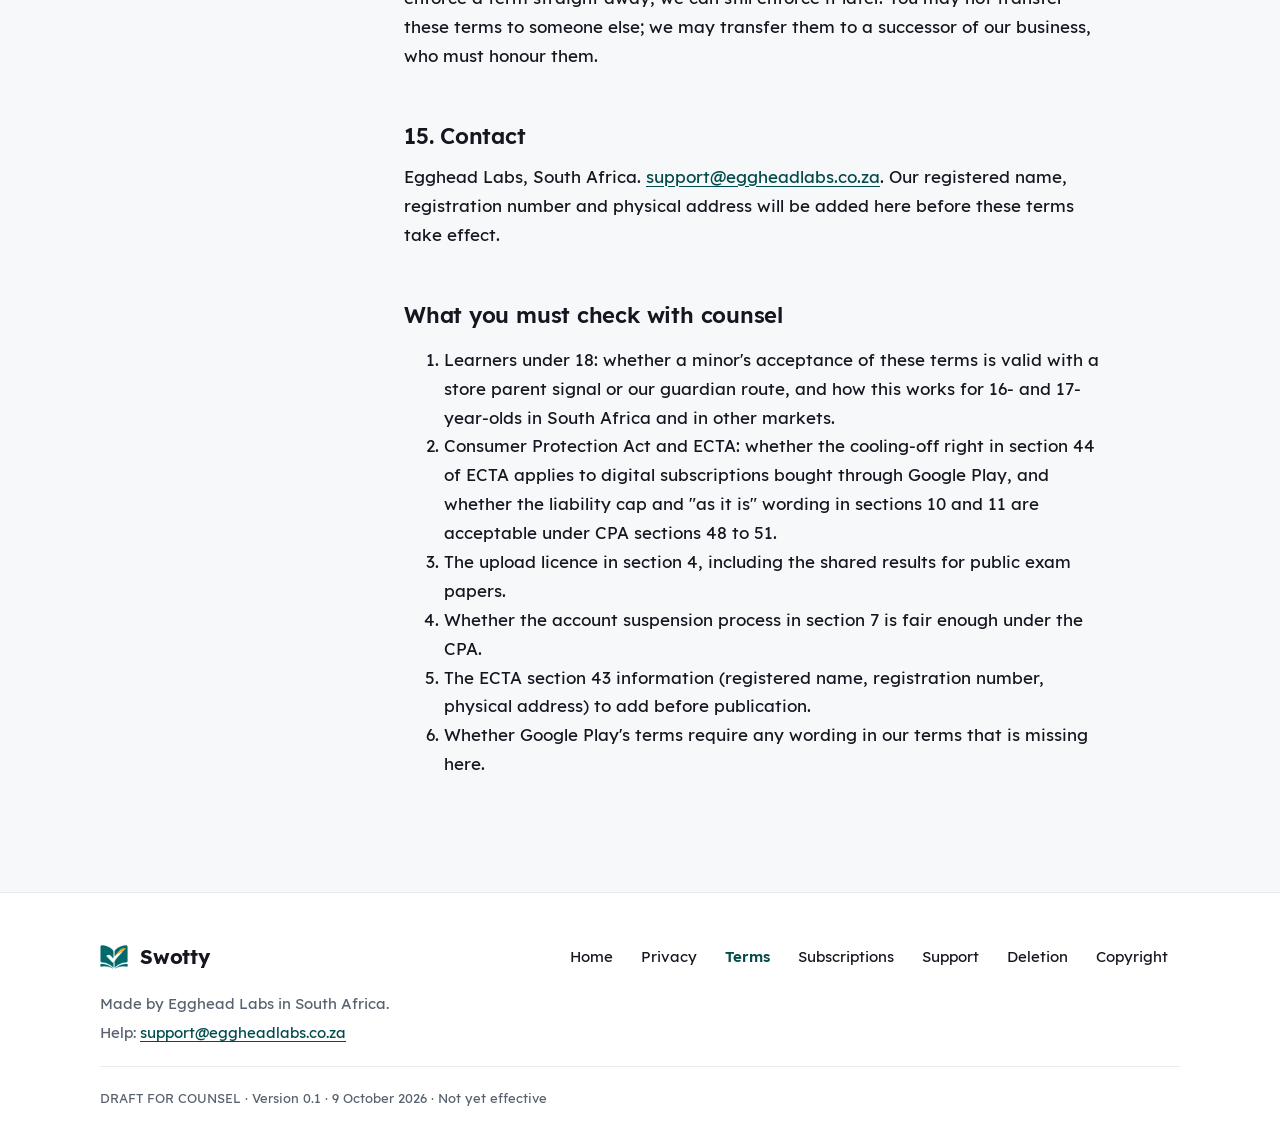
<file: terms.html>
<!doctype html><html lang="en"><head><meta charset="utf-8"><title>Terms of service | Swotty</title><meta name="viewport" content="width=device-width, initial-scale=1"><link rel="canonical" href="terms/"><meta http-equiv="refresh" content="0; url=terms/"></head><body><p>DRAFT FOR COUNSEL. The terms of service have moved to <a href="terms/">terms/</a>.</p></body></html>
</file>
<file: style.css>
/* Swotty public site. Neutrals from app/lib/theme/tokens.dart; brand teal and
   warm accent sampled from the Swotty logo; Lexend per sw-20261007-10. */
@font-face{font-family:"Lexend";src:url("fonts/Lexend-Regular.ttf") format("truetype");font-weight:400;font-display:swap}
@font-face{font-family:"Lexend";src:url("fonts/Lexend-SemiBold.ttf") format("truetype");font-weight:600;font-display:swap}
@font-face{font-family:"Lexend";src:url("fonts/Lexend-Bold.ttf") format("truetype");font-weight:700;font-display:swap}

:root{
  --bg:#F7F8FA;--surface:#FFFFFF;--surface-2:#F4F6F9;
  --ink:#14171F;--ink-2:#59616F;--line:#E7EAEF;--edge:#DFE3EA;
  --brand:#026A6B;--brand-ink:#014B4C;--brand-weak:#E4F1F0;--brand-line:#BEDCDA;--on-brand:#FFFFFF;
  --accent:#F4AC4C;--accent-weak:#FDF0DC;--accent-ink:#7A5405;
  --r-card:18px;--r-btn:14px;
  --measure:70ch;--wrap:1160px;--gutter:clamp(20px,5vw,40px);
}
*{box-sizing:border-box}
html{font-family:"Lexend",system-ui,-apple-system,"Segoe UI",sans-serif;color:var(--ink);background:var(--bg);-webkit-text-size-adjust:100%}
@media (prefers-reduced-motion:no-preference){html{scroll-behavior:smooth}}
body{margin:0;font-size:1.0625rem;line-height:1.7;font-weight:400}
img{max-width:100%;height:auto}
a{color:var(--brand-ink);text-decoration-thickness:1px;text-underline-offset:3px}
a:hover{text-decoration-thickness:2px}
a:focus-visible,main:focus-visible{outline:3px solid var(--brand);outline-offset:3px;border-radius:4px}
main:focus{outline:none}
p{margin:0 0 1.1em;overflow-wrap:anywhere}
h1,h2,h3{line-height:1.2;letter-spacing:-.01em;font-weight:600;color:var(--ink)}

/* Every link keeps a 48px target. Inline prose links grow their hit area with
   padding, which does not change the line box. */
.logo,nav a,.button,.text-link,.toc a,.skip-link{display:inline-flex;align-items:center;min-height:48px;min-width:48px;max-width:100%}
main p a,main li:not(.toc li) a,.footer-brand a:not(.logo){padding:15px 3px;margin:0 -3px;overflow-wrap:anywhere}

.skip-link{position:absolute;left:12px;top:12px;z-index:10;padding:0 18px;background:var(--brand-ink);color:var(--on-brand);font-weight:600;border-radius:var(--r-btn);transform:translateY(-200%)}
.skip-link:focus{transform:none}

/* Draft status: visible on every page, quieter than the content. */
.status-bar{background:var(--accent-weak);border-bottom:1px solid var(--edge);color:var(--accent-ink);font-size:.875rem;line-height:1.5}
.draft-banner{max-width:var(--wrap);margin:0 auto;padding:8px var(--gutter) 0;font-weight:700;letter-spacing:.04em}
.publication-note{max-width:var(--wrap);margin:0 auto;padding:2px var(--gutter) 8px;color:var(--accent-ink)}
.status-bar .draft-banner:last-child{padding-bottom:8px}

/* Header */
.site-header{background:var(--surface);border-bottom:1px solid var(--line);position:sticky;top:0;z-index:5}
.header-inner{max-width:var(--wrap);margin:0 auto;padding:0 var(--gutter);display:flex;align-items:center;gap:24px;min-height:72px}
.logo{gap:8px;text-decoration:none;color:var(--ink);font-weight:700;font-size:1.25rem;letter-spacing:-.01em}
.logo img{width:44px;height:44px;margin:-4px -4px -4px -8px}
.main-nav{display:flex;margin-left:auto;gap:4px}
.main-nav a{flex:none;padding:0 12px;border-radius:10px;color:var(--ink-2);text-decoration:none;font-size:.9375rem;font-weight:500;white-space:nowrap}
.main-nav a:hover{color:var(--ink);background:var(--surface-2)}
.main-nav a[aria-current="page"]{color:var(--brand-ink);background:var(--brand-weak);font-weight:600}

/* Landing */
.landing main{display:block}
.hero{max-width:var(--wrap);margin:0 auto;padding:clamp(40px,8vw,88px) var(--gutter) clamp(48px,8vw,96px);display:grid;gap:40px;align-items:center}
.hero h1{font-size:clamp(2.5rem,6.4vw,3.75rem);line-height:1.08;letter-spacing:-.03em;font-weight:700;margin:0 0 20px;max-width:15ch}
.hero-sub{font-size:clamp(1.125rem,2.2vw,1.3125rem);line-height:1.55;color:var(--ink-2);max-width:34ch;margin-bottom:32px}
.hero-mark{display:none}
.button{padding:0 26px;background:var(--brand);color:var(--on-brand);border-radius:var(--r-btn);font-weight:600;text-decoration:none;white-space:nowrap;transition:background .15s,transform .1s}
.button:hover{background:var(--brand-ink)}
.button:active{transform:translateY(1px)}

.steps{max-width:var(--wrap);margin:0 auto;padding:clamp(48px,8vw,96px) var(--gutter);border-top:1px solid var(--line);scroll-margin-top:72px}
.steps h2{font-size:clamp(1.75rem,3.6vw,2.5rem);margin:0 0 40px}
.step-list{list-style:none;margin:0;padding:0;display:grid;gap:36px;counter-reset:none}
.step-list li{position:relative;padding-left:64px}
.step-num{position:absolute;left:0;top:0;width:44px;height:44px;border-radius:50%;display:grid;place-items:center;background:var(--accent);color:var(--ink);font-weight:700;font-size:1.125rem}
.step-list h3{font-size:1.25rem;margin:6px 0 8px}
.step-list p{color:var(--ink-2);margin:0;max-width:36ch}

.free{background:var(--brand);color:var(--on-brand)}
.free-line{max-width:var(--wrap);margin:0 auto;padding:clamp(40px,7vw,72px) var(--gutter);font-size:clamp(1.25rem,2.8vw,1.875rem);line-height:1.4;letter-spacing:-.01em}
.free-line strong{display:block;font-weight:700;font-size:1.25em;margin-bottom:6px}
.free .free-line{color:var(--on-brand)}

.private{max-width:var(--wrap);margin:0 auto;padding:clamp(48px,8vw,96px) var(--gutter)}
.private-inner{display:grid;gap:8px}
.private h2{font-size:clamp(1.75rem,3.6vw,2.5rem);margin:0 0 24px}
.private ul{list-style:none;margin:0 0 20px;padding:0;border-top:1px solid var(--edge)}
.private li{padding:20px 0;border-bottom:1px solid var(--edge);color:var(--ink-2);max-width:60ch}
.private li strong{display:block;color:var(--ink);font-weight:600;font-size:1.125rem;margin-bottom:2px}
.text-link{font-weight:600;gap:6px}
.text-link::after{content:"\2192";transition:transform .15s}
.text-link:hover::after{transform:translateX(3px)}

.closing{max-width:var(--wrap);margin:0 auto;padding:0 var(--gutter) clamp(48px,8vw,80px);color:var(--ink-2)}
.closing p{margin:0;max-width:60ch}

/* Legal and support pages */
.doc{max-width:var(--wrap);margin:0 auto;padding:clamp(32px,6vw,64px) var(--gutter) clamp(56px,8vw,96px);display:grid;gap:32px}
.prose{max-width:var(--measure);min-width:0}
.prose h1{font-size:clamp(2rem,5vw,2.875rem);line-height:1.12;letter-spacing:-.025em;font-weight:700;margin:0 0 20px}
.doc-head p{font-size:.9375rem;line-height:1.6;color:var(--ink-2);padding-bottom:28px;margin-bottom:32px;border-bottom:1px solid var(--edge)}
.prose h2{font-size:1.375rem;margin:2.4em 0 .6em;scroll-margin-top:96px}
.prose .card+h2{margin-top:1.6em}
.prose>h2:first-child{margin-top:0}
.doc-head p:last-child{margin-bottom:0}
.doc{row-gap:28px}
.prose strong{font-weight:600}
.card{background:var(--surface);border:1px solid var(--edge);border-left:4px solid var(--brand);border-radius:var(--r-card);padding:24px 24px 8px;margin:0 0 28px}
.card h2{margin:0 0 .5em;font-size:1.25rem}
.contact{font-size:1.25rem;font-weight:600}

.toc{font-size:.9375rem;background:var(--surface);border:1px solid var(--edge);border-radius:var(--r-card);padding:16px 8px 8px}
.toc-title{margin:0 12px 4px;font-weight:600;color:var(--ink);font-size:.875rem;letter-spacing:.02em}
.toc ol{list-style:none;margin:0;padding:0}
.toc a{width:100%;padding:0 12px;border-radius:10px;color:var(--ink-2);text-decoration:none;line-height:1.35}
.toc a:hover{background:var(--surface-2);color:var(--ink)}

/* Footer */
.site-footer{background:var(--surface);border-top:1px solid var(--line);color:var(--ink-2);font-size:.9375rem}
.footer-inner{max-width:var(--wrap);margin:0 auto;padding:40px var(--gutter) 32px;display:grid;gap:20px}
.footer-brand p{margin:4px 0 0}
.site-footer nav{display:flex;flex-wrap:wrap;gap:0 4px;margin-left:-12px}
.site-footer nav a{padding:0 12px;color:var(--ink);text-decoration:none;font-weight:500}
.site-footer nav a:hover{text-decoration:underline}
.site-footer nav a[aria-current="page"]{color:var(--brand-ink);font-weight:600}
.site-footer small{display:block;padding-top:20px;border-top:1px solid var(--line);font-size:.8125rem;color:var(--ink-2)}

/* Mobile: the main nav becomes a scrolling row under the logo. */
@media (max-width:899px){
  .header-inner{flex-wrap:wrap;gap:0;min-height:0;padding-top:8px}
  .main-nav{order:2;width:calc(100% + 2 * var(--gutter));margin:0 calc(-1 * var(--gutter));padding:0 calc(var(--gutter) - 12px) 6px;overflow-x:auto;scrollbar-width:none}
  .main-nav::-webkit-scrollbar{display:none}
  .main-nav a{font-size:.875rem;padding:0 12px}
  .site-header{position:static}
}

@media (min-width:900px){
  .hero{grid-template-columns:minmax(0,1.4fr) minmax(0,1fr);gap:64px}
  .hero-mark{display:grid;place-items:center;aspect-ratio:1;background:var(--brand-weak);border-radius:var(--r-card)}
  .hero-mark img{width:68%;height:auto}
  .step-list{grid-template-columns:repeat(3,minmax(0,1fr));gap:48px;position:relative}
  .step-list li{padding:68px 0 0}
  .step-list li::before{content:"";position:absolute;top:22px;left:56px;right:-36px;height:2px;background:var(--brand-line)}
  .step-list li:last-child::before{display:none}
  .private-inner{grid-template-columns:minmax(0,1fr) minmax(0,1.5fr);column-gap:64px;align-items:start}
  .private-inner h2{grid-row:1/3}
  .private ul{grid-column:2}
  .private .text-link{grid-column:2;justify-self:start}
  .doc{grid-template-columns:240px minmax(0,1fr);column-gap:64px;row-gap:36px;align-items:start}
  .doc-head{grid-column:2}
  .toc{grid-column:1;grid-row:1/3}
  .doc>article{grid-column:2}
  .doc-single{grid-template-columns:minmax(0,1fr)}
  .doc-single>.doc-head,.doc-single>article{grid-column:1}
  .toc{position:sticky;top:104px;background:none;border:0;padding:0;border-left:2px solid var(--edge);border-radius:0}
  .toc-title{margin:0 0 8px 16px}
  .toc a{min-height:44px;padding:6px 16px;border-radius:0 10px 10px 0;margin-left:-2px;border-left:2px solid transparent}
  .toc a:hover{border-left-color:var(--brand)}
  .footer-inner{grid-template-columns:minmax(0,1fr) auto;align-items:start}
  .site-footer nav{justify-content:flex-end}
  .site-footer small{grid-column:1/-1}
}
</file>
